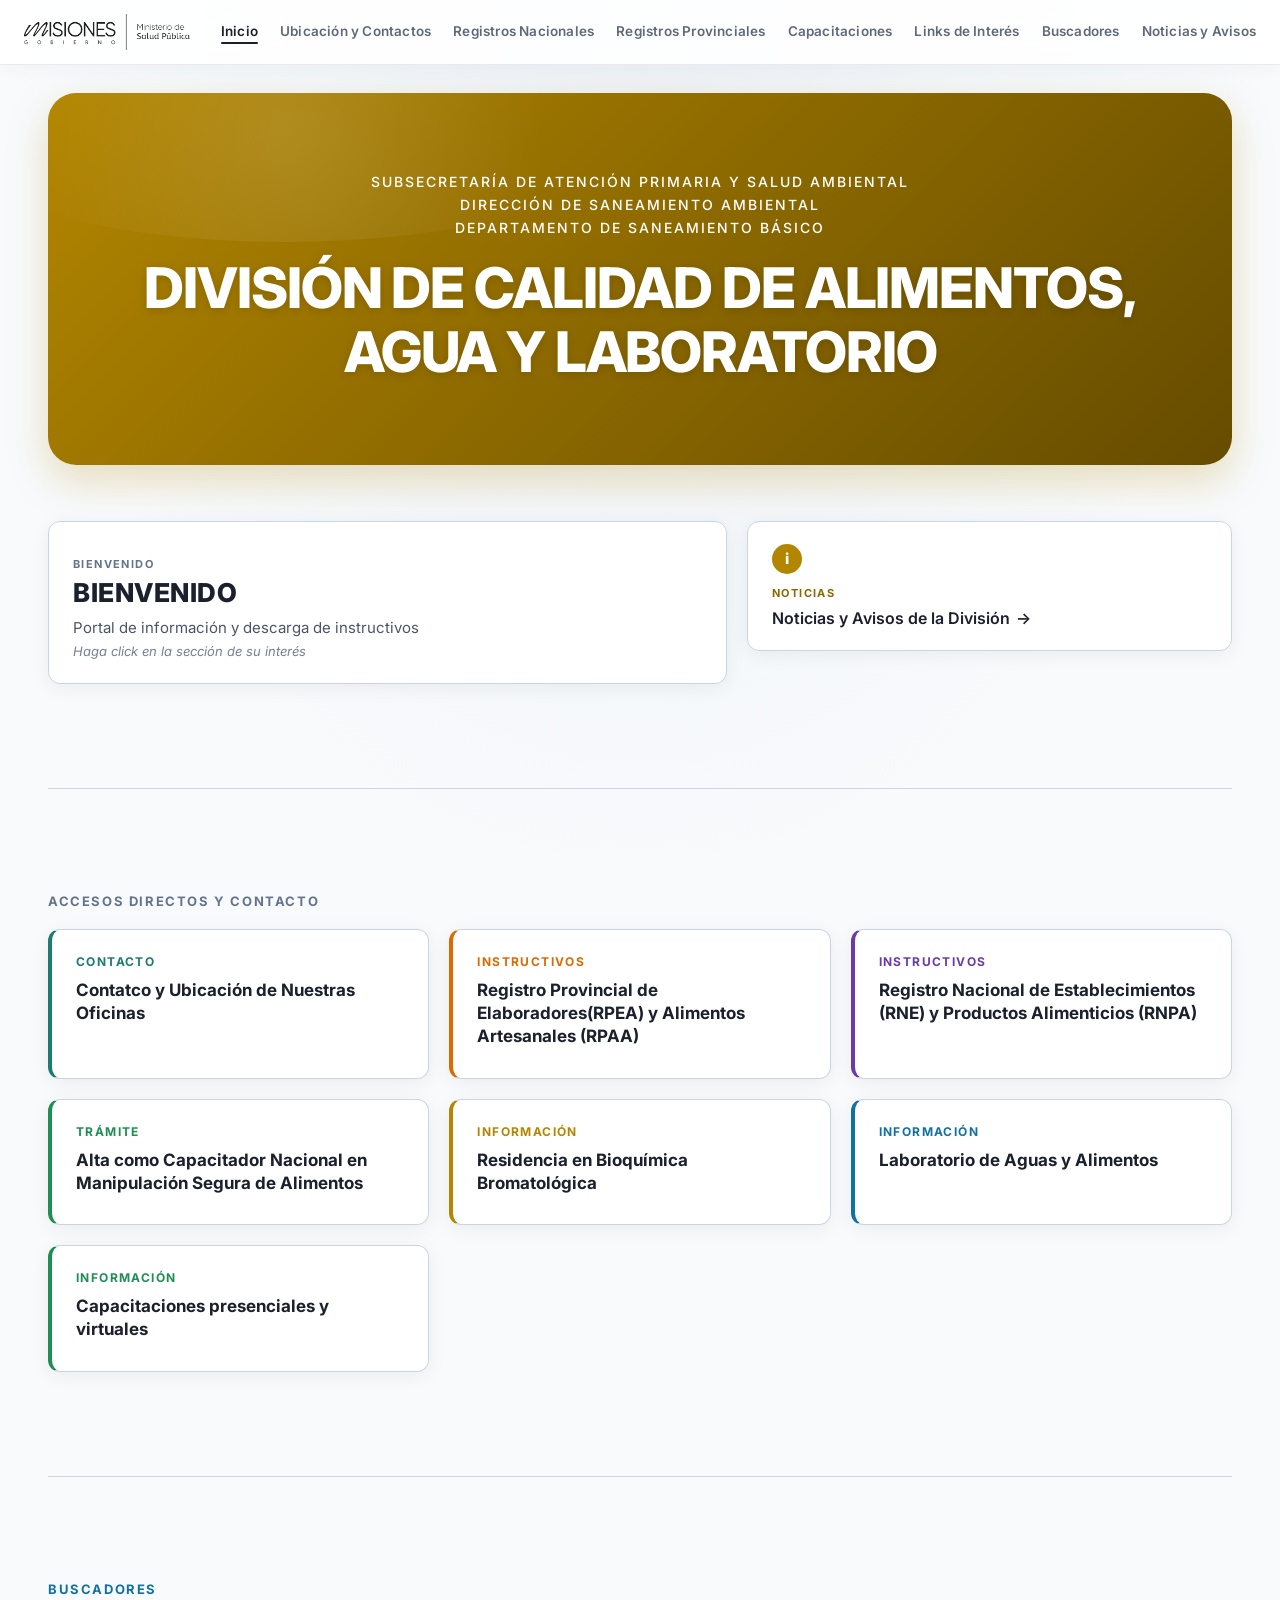
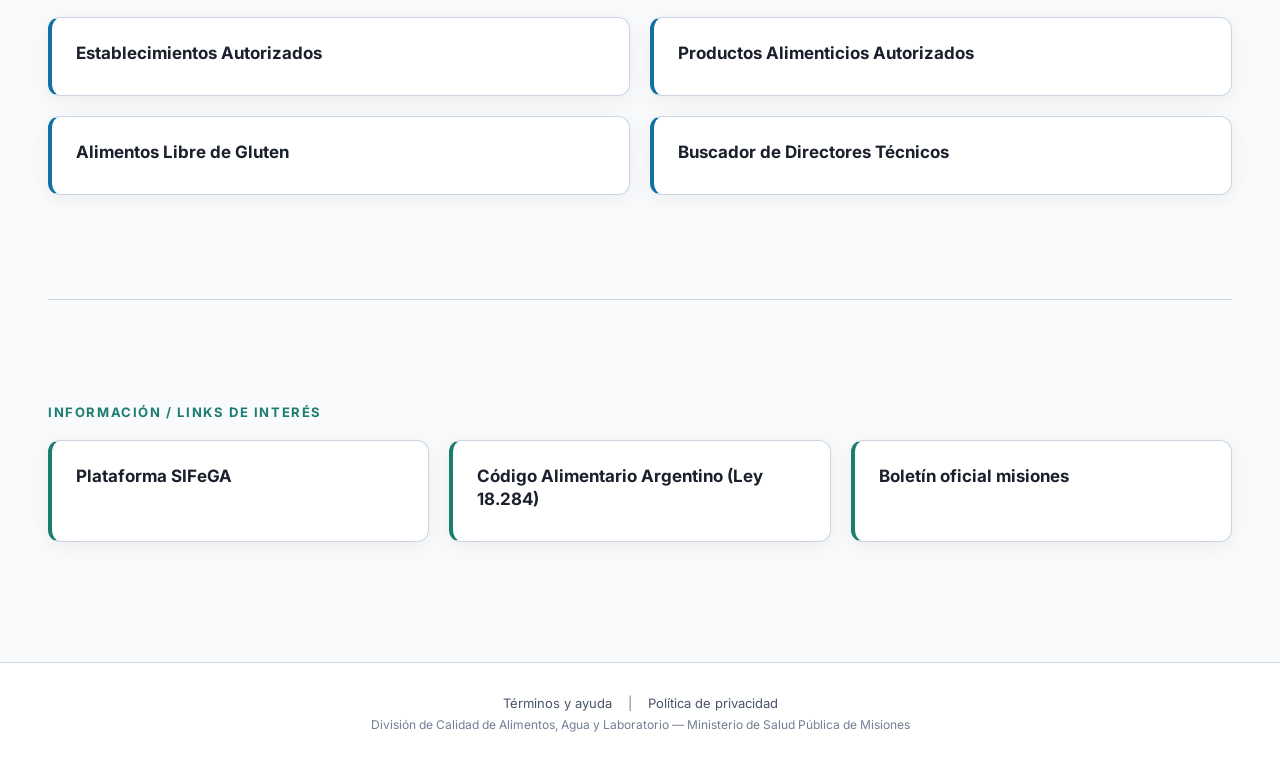
<file: index.html>
<!DOCTYPE html>
<html lang="es">
<head>
<meta charset="UTF-8">
<meta name="viewport" content="width=device-width, initial-scale=1.0">
<title>Inicio</title>
<meta name="description" content="División de Calidad de Alimentos, Agua y Laboratorio - Ministerio de Salud Pública de Misiones. Portal de información y descarga de instructivos.">
<link rel="preconnect" href="https://fonts.googleapis.com">
<link rel="preconnect" href="https://fonts.gstatic.com" crossorigin>
<link href="https://fonts.googleapis.com/css2?family=Inter:wght@400;500;600;700;800&display=swap" rel="stylesheet">
<link rel="stylesheet" href="style.css">

</head>
<body>
<div class="app-container">
</div>
  <header class="site-header">
    <div class="header-inner">
      <a href="index.html" class="logo-lockup" aria-label="Ir al inicio">
        <img src="logo.png" alt="Misiones Gobierno | Ministerio de Salud Pública">
      </a>
      <nav class="main-nav" aria-label="Navegación principal">
        <a href="index.html" aria-current="page">Inicio</a>
        <a href="ubicacion-y-contactos.html">Ubicación y Contactos</a>
        <a href="registros-nacionales.html">Registros Nacionales</a>
        <a href="registros-provinciales.html">Registros Provinciales</a>
        <a href="capacitaciones.html">Capacitaciones</a>
        <a href="links-de-interes.html">Links de Interés</a>
        <a href="buscadores.html">Buscadores</a>
        <a href="noticias-y-avisos.html">Noticias y Avisos</a>
      </nav>
    </div>
  </header>
<main>

  <div class="app-container">
    <div class="hero hero-gold reveal">
      <p class="hero-eyebrow">Subsecretaría de Atención Primaria y Salud Ambiental</p>
      <p class="hero-eyebrow">Dirección de Saneamiento Ambiental</p>
      <p class="hero-eyebrow line3">Departamento de Saneamiento Básico</p>
      <h1 class="hero-title">DIVISIÓN DE CALIDAD DE ALIMENTOS, AGUA Y LABORATORIO</h1>
    </div>
    <section class="section">
      <div class="welcome-news-grid">
        <div class="card reveal">
          <p class="eyebrow-label">Bienvenido</p>
          <h2 class="welcome-title">BIENVENIDO</h2>
          <p class="welcome-sub">Portal de información y descarga de instructivos</p>
          <p class="welcome-hint">Haga click en la sección de su interés</p>
        </div>
        <div class="news-teaser reveal">
          <div class="info-icon">i</div>
          <p class="teaser-label">Noticias</p>
          <a href="noticias-y-avisos.html" class="arrow-link">Noticias y Avisos de la División <span class="arrow">&rarr;</span></a>
        </div>
      </div>
    </section>

    <hr class="divider-soft">

    <section class="section">
      <h2 class="section-title">Accesos directos y contacto</h2>
      <div class="cards-grid cols-3">
        <a href="ubicacion-y-contactos.html" class="card card-accent-teal reveal">
          <p class="card-label teal">Contacto</p>
          <p class="card-heading"> Contatco y Ubicación de Nuestras Oficinas</p>
        </a>
        <a href="registros-provinciales.html" class="card card-accent-orange reveal">
          <p class="card-label orange">Instructivos</p>
          <p class="card-heading">Registro Provincial de Elaboradores(RPEA) y Alimentos Artesanales (RPAA)</p>
        </a>
        <a href="registros-nacionales.html" class="card card-accent-purple reveal">
          <p class="card-label purple">Instructivos</p>
          <p class="card-heading">Registro Nacional de Establecimientos (RNE) y Productos Alimenticios (RNPA)</p>
        </a>
        <a href="capacitaciones.html" class="card card-accent-green reveal">
          <p class="card-label green">Trámite</p>
          <p class="card-heading">Alta como Capacitador Nacional en Manipulación Segura de Alimentos</p>
        </a>
        <a href="ubicacion-y-contactos.html#residencia" class="card card-accent-gold reveal">
          <p class="card-label gold">Información</p>
          <p class="card-heading">Residencia en Bioquímica Bromatológica</p>
        </a>
        <a href="ubicacion-y-contactos.html#laboratorio" class="card card-accent-cyan reveal">
          <p class="card-label cyan">Información</p>
          <p class="card-heading">Laboratorio de Aguas y Alimentos</p>
        </a>
        <a href="capacitaciones.html" class="card card-accent-green reveal">
          <p class="card-label green">Información</p>
          <p class="card-heading">Capacitaciones presenciales y virtuales</p>
        </a>
      </div>
    </section>

    <hr class="divider-soft">

    <section class="section">
      <h2 class="section-title accent-cyan">Buscadores</h2>
      <div class="cards-grid cols-2">
        <a href="buscadores.html" class="card card-accent-cyan reveal">
          <p class="card-heading">Establecimientos Autorizados</p>
        </a>
        <a href="buscadores.html" class="card card-accent-cyan reveal">
          <p class="card-heading">Productos Alimenticios Autorizados</p>
        </a>
        <a href="buscadores.html" class="card card-accent-cyan reveal">
          <p class="card-heading">Alimentos Libre de Gluten</p>
        </a>
        <a href="buscadores.html" class="card card-accent-cyan reveal">
          <p class="card-heading">Buscador de Directores Técnicos</p>
        </a>
      </div>
    </section>

    <hr class="divider-soft">

    <section class="section">
      <h2 class="section-title accent-teal">Información / Links de Interés</h2>
      <div class="cards-grid cols-3">
        <a href="links-de-interes.html" class="card card-accent-teal reveal">
          <p class="card-heading">Plataforma SIFeGA</p>
        </a>
        <a href="links-de-interes.html" class="card card-accent-teal reveal">
          <p class="card-heading">Código Alimentario Argentino (Ley 18.284)</p>
        </a>
        <a href="links-de-interes.html" class="card card-accent-teal reveal">
          <p class="card-heading">Boletín oficial misiones</p>
        </a>
      </div>
    </section>

  </div>
</main>
  <footer class="site-footer">
    <div class="app-container footer-links">
      <a href="#" class="link-interactive">Términos y ayuda</a>
      <span class="separator">|</span>
      <a href="#" class="link-interactive">Política de privacidad</a>
      <div class="footer-canva">División de Calidad de Alimentos, Agua y Laboratorio &mdash; Ministerio de Salud Pública de Misiones</div>
    </div>
  </footer>
<script src="main.js"></script>
</body>
</html>
</file>
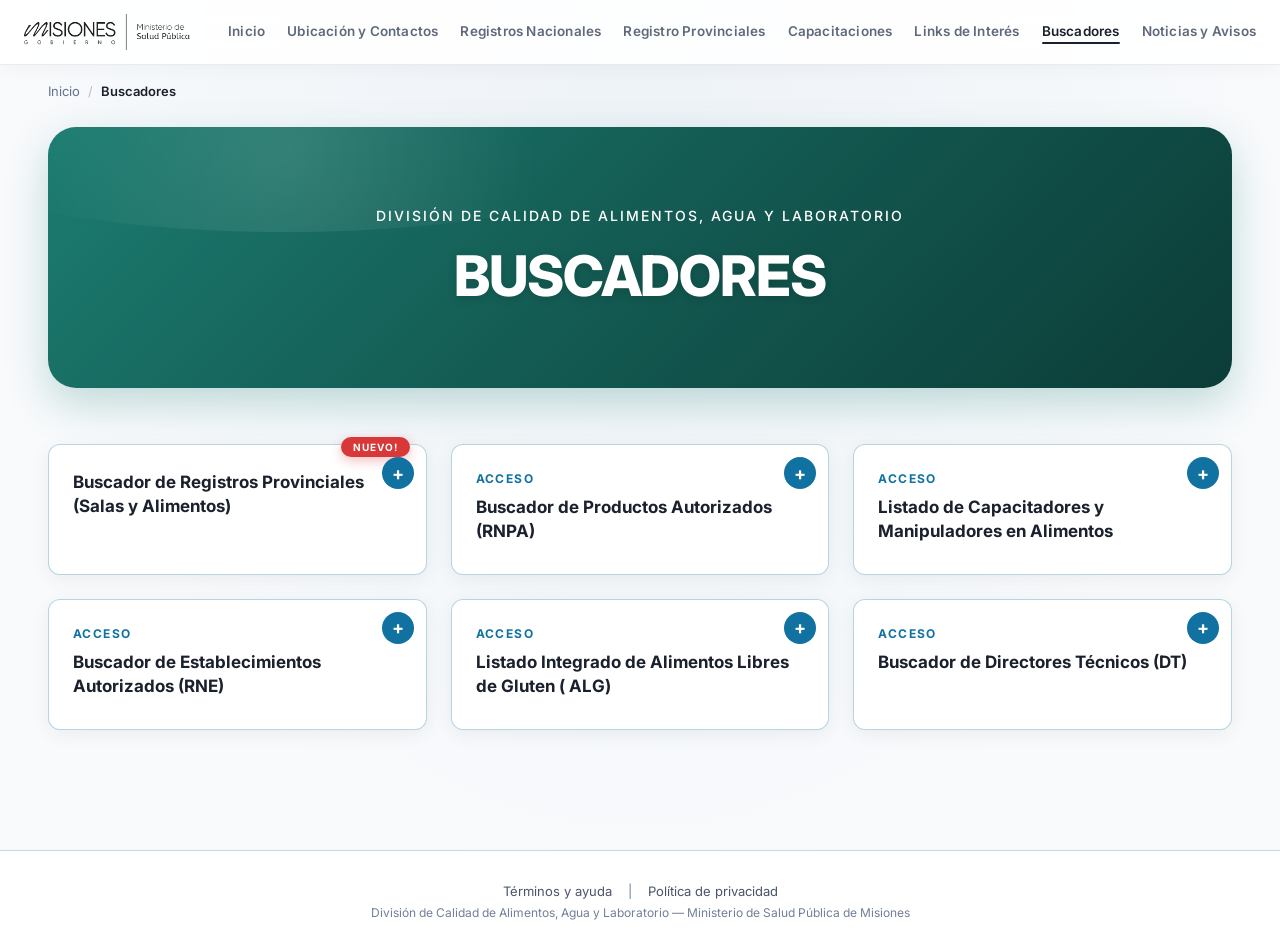
<file: buscadores.html>
<!DOCTYPE html>
<html lang="es">
<head>
<meta charset="UTF-8">
<meta name="viewport" content="width=device-width, initial-scale=1.0">
<title>Buscadores</title>
<meta name="description" content="División de Calidad de Alimentos, Agua y Laboratorio - Ministerio de Salud Pública de Misiones. Portal de información y descarga de instructivos.">
<link rel="preconnect" href="https://fonts.googleapis.com">
<link rel="preconnect" href="https://fonts.gstatic.com" crossorigin>
<link href="https://fonts.googleapis.com/css2?family=Inter:wght@400;500;600;700;800&display=swap" rel="stylesheet">
<link rel="stylesheet" href="style.css">

</head>
<body>
<div class="app-container">
</div>
  <header class="site-header">
    <div class="header-inner">
      <a href="index.html" class="logo-lockup" aria-label="Ir al inicio">
        <img src="logo.png" alt="Misiones Gobierno | Ministerio de Salud Pública">
      </a>
      <nav class="main-nav" aria-label="Navegación principal">
        <a href="index.html">Inicio</a>
        <a href="ubicacion-y-contactos.html">Ubicación y Contactos</a>
        <a href="registros-nacionales.html">Registros Nacionales</a>
        <a href="registros-provinciales.html">Registro Provinciales</a>
        <a href="capacitaciones.html">Capacitaciones</a>
        <a href="links-de-interes.html">Links de Interés</a>
        <a href="buscadores.html" aria-current="page">Buscadores</a>
        <a href="noticias-y-avisos.html">Noticias y Avisos</a>
      </nav>
    </div>
  </header>
<main>

  <div class="app-container">
    <nav class="breadcrumbs" aria-label="Breadcrumb">
      <a href="index.html">Inicio</a><span class="sep">/</span><span class="current">Buscadores</span>
    </nav>
  </div>
  <div class="app-container">
    <div class="hero hero-teal reveal">
      <p class="hero-eyebrow line3">DIVISIÓN DE CALIDAD DE ALIMENTOS, AGUA Y LABORATORIO</p>
      <h1 class="hero-title">BUSCADORES</h1>
    </div>
    <section class="section">
      <div class="buscadores-grid">
        <a href="https://salud.misiones.gob.ar/si-fe-ga/" target="_blank" rel="noopener noreferrer" class="plus-card cyan reveal">
          <span class="badge-new">Nuevo!</span>
          <span class="plus-circle">+</span>
          <p class="plus-title">Buscador de Registros Provinciales (Salas y Alimentos)</p>
        </a>
        <a href="https://inal.sifega.anmat.gob.ar/consultadealimentos/" target="_blank" rel="noopener noreferrer" class="plus-card cyan reveal">
          <p class="plus-eyebrow">Acceso</p>
          <span class="plus-circle">+</span>
          <p class="plus-title">Buscador de Productos Autorizados (RNPA)</p>
        </a>
        <a href="https://www.argentina.gob.ar/anmat/regulados/alimentos/sifega/busqueda-publica/manipuladores-y-capacitadores-en-manipulacion" target="_blank" rel="noopener noreferrer" class="plus-card cyan reveal">
          <p class="plus-eyebrow">Acceso</p>
          <span class="plus-circle">+</span>
          <p class="plus-title">Listado de Capacitadores y Manipuladores en Alimentos</p>
        </a>
        <a href="http://inal.sifega.anmat.gov.ar/consultadeRegistro/" target="_blank" rel="noopener noreferrer" class="plus-card cyan reveal">
          <p class="plus-eyebrow">Acceso</p>
          <span class="plus-circle">+</span>
          <p class="plus-title">Buscador de Establecimientos Autorizados (RNE)</p>
        </a>
        <a href="https://listadoalg.anmat.gob.ar/Home" target="_blank" rel="noopener noreferrer" class="plus-card cyan reveal">
          <p class="plus-eyebrow">Acceso</p>
          <span class="plus-circle">+</span>
          <p class="plus-title">Listado Integrado de Alimentos Libres de Gluten ( ALG)</p>
        </a>
        <a href="https://www.argentina.gob.ar/anmat/regulados/alimentos/sifega/busqueda-publica/directores-tecnicos" target="_blank" rel="noopener noreferrer" class="plus-card cyan reveal">
          <p class="plus-eyebrow">Acceso</p>
          <span class="plus-circle">+</span>
          <p class="plus-title">Buscador de Directores Técnicos (DT)</p>
        </a>
      </div>
    </section>

  </div>
</main>
  <footer class="site-footer">
    <div class="app-container footer-links">
      <a href="#" class="link-interactive">Términos y ayuda</a>
      <span class="separator">|</span>
      <a href="#" class="link-interactive">Política de privacidad</a>
      <div class="footer-canva">División de Calidad de Alimentos, Agua y Laboratorio &mdash; Ministerio de Salud Pública de Misiones</div>
    </div>
  </footer>
<script src="main.js"></script>
</body>
</html>
</file>
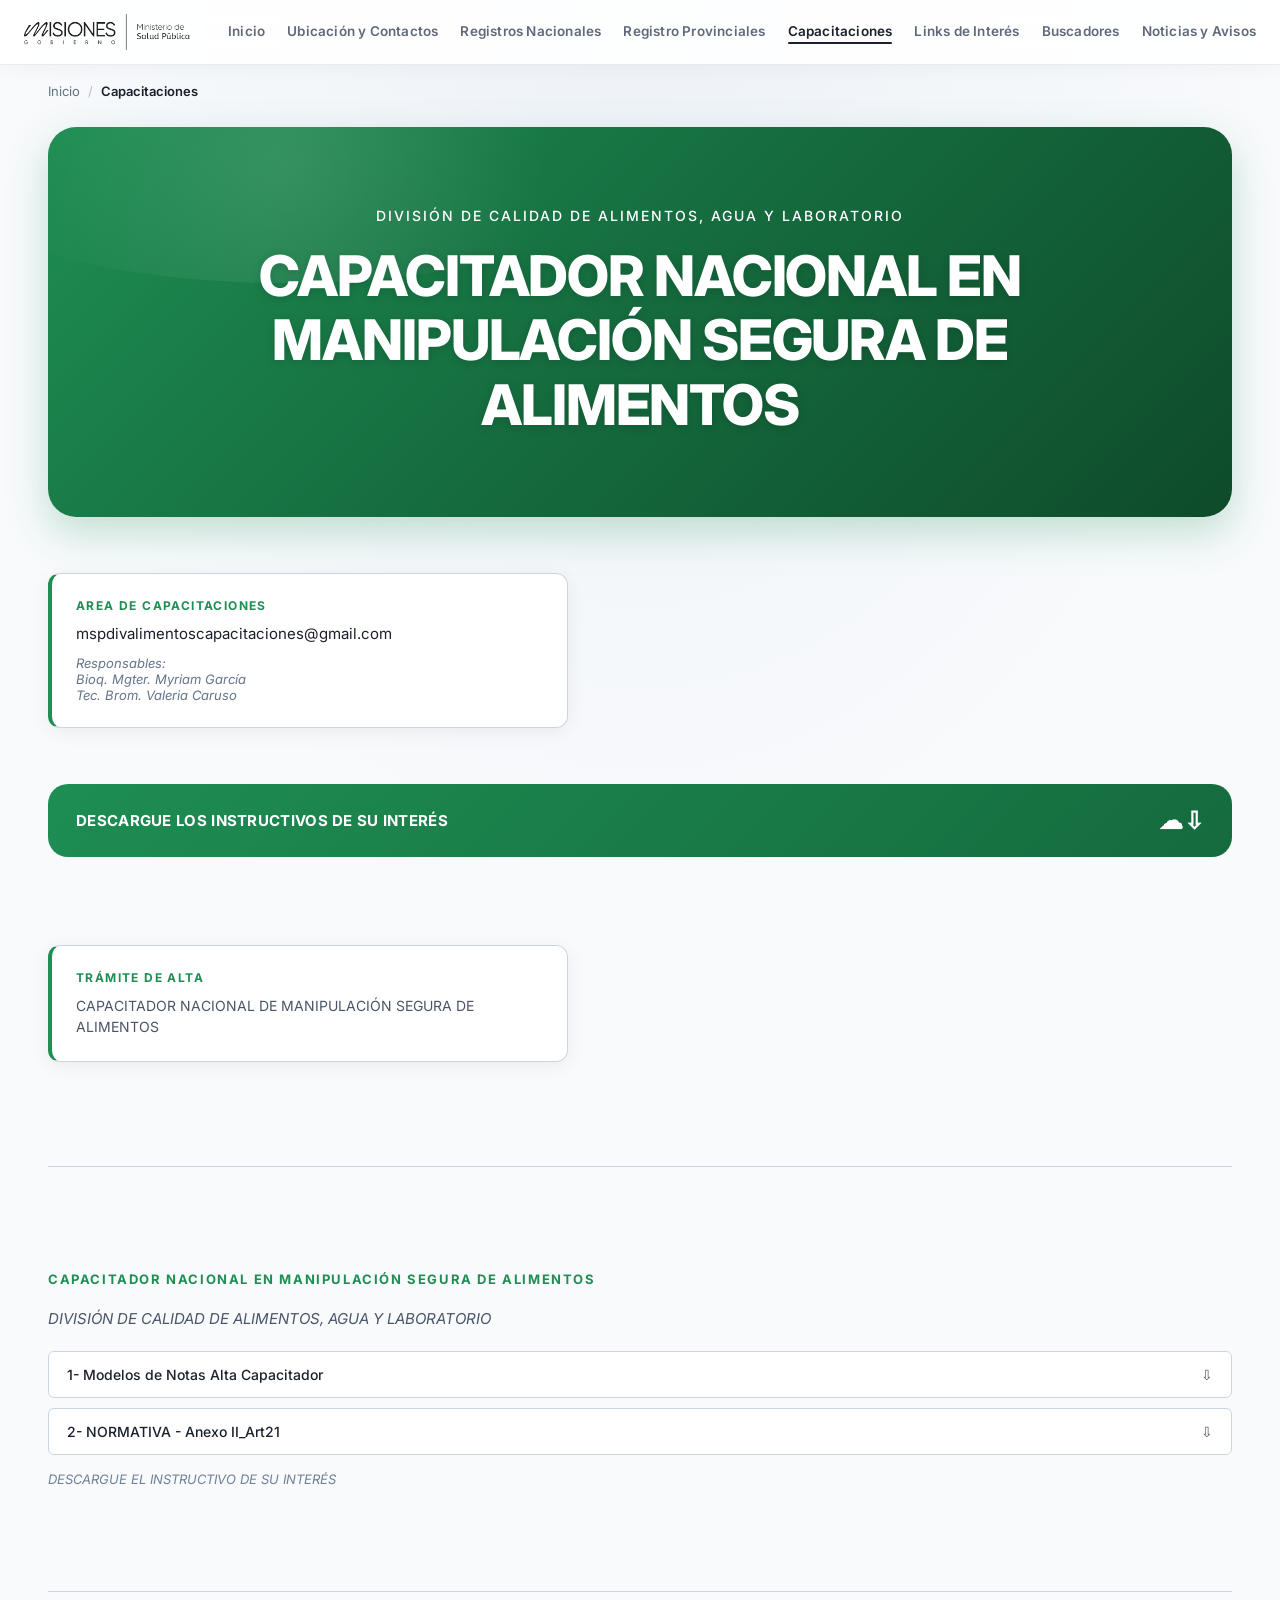
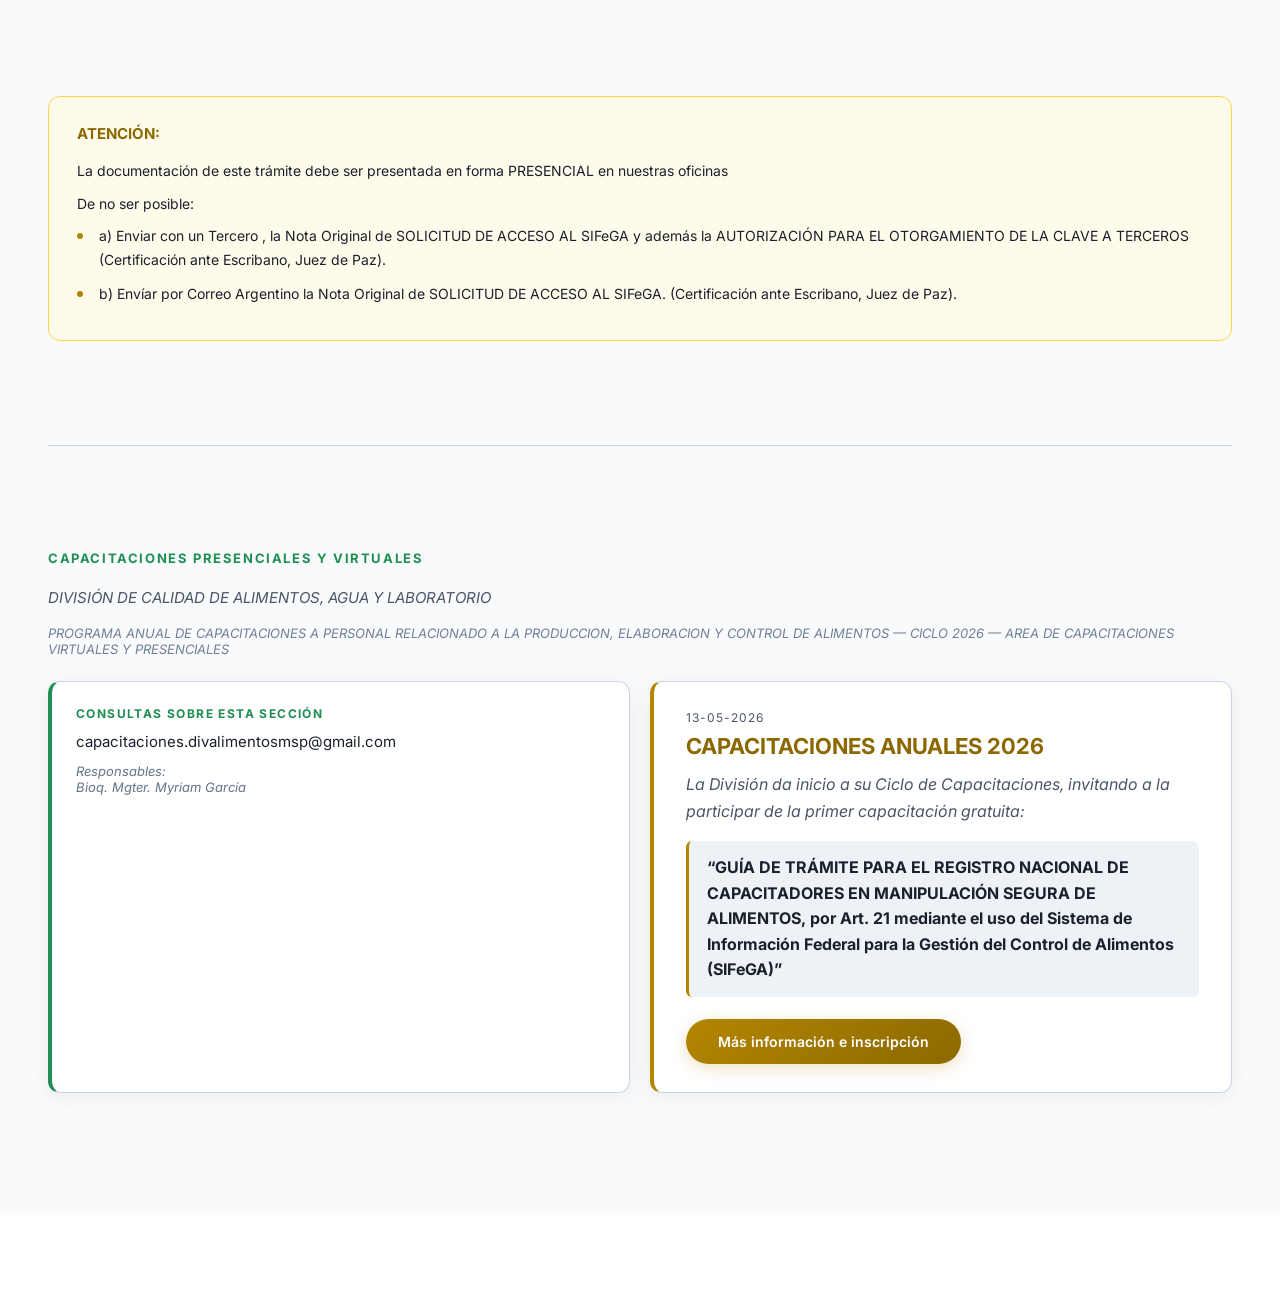
<file: capacitaciones.html>
<!DOCTYPE html>
<html lang="es">
<head>
<meta charset="UTF-8">
<meta name="viewport" content="width=device-width, initial-scale=1.0">
<title>Capacitaciones</title>
<meta name="description" content="División de Calidad de Alimentos, Agua y Laboratorio - Ministerio de Salud Pública de Misiones. Portal de información y descarga de instructivos.">
<link rel="preconnect" href="https://fonts.googleapis.com">
<link rel="preconnect" href="https://fonts.gstatic.com" crossorigin>
<link href="https://fonts.googleapis.com/css2?family=Inter:wght@400;500;600;700;800&display=swap" rel="stylesheet">
<link rel="stylesheet" href="style.css">

</head>
<body>
<div class="app-container">
</div>
  <header class="site-header">
    <div class="header-inner">
      <a href="index.html" class="logo-lockup" aria-label="Ir al inicio">
        <img src="logo.png" alt="Misiones Gobierno | Ministerio de Salud Pública">
      </a>
      <nav class="main-nav" aria-label="Navegación principal">
        <a href="index.html">Inicio</a>
        <a href="ubicacion-y-contactos.html">Ubicación y Contactos</a>
        <a href="registros-nacionales.html">Registros Nacionales</a>
        <a href="registros-provinciales.html">Registro Provinciales</a>
        <a href="capacitaciones.html" aria-current="page">Capacitaciones</a>
        <a href="links-de-interes.html">Links de Interés</a>
        <a href="buscadores.html">Buscadores</a>
        <a href="noticias-y-avisos.html">Noticias y Avisos</a>
      </nav>
    </div>
  </header>
<main>

  <div class="app-container">
    <nav class="breadcrumbs" aria-label="Breadcrumb">
      <a href="index.html">Inicio</a><span class="sep">/</span><span class="current">Capacitaciones</span>
    </nav>
  </div>
  <div class="app-container">
    <div class="hero hero-green reveal">
      <p class="hero-eyebrow line3">DIVISIÓN DE CALIDAD DE ALIMENTOS, AGUA Y LABORATORIO</p>
      <h1 class="hero-title">CAPACITADOR NACIONAL EN MANIPULACIÓN SEGURA DE ALIMENTOS</h1>
    </div>
    <section class="section">
      <div class="card card-accent-green reveal" style="max-width:520px;">
        <p class="card-label green">Area de Capacitaciones</p>
        <a class="card-meta link-interactive" href="mailto:mspdivalimentoscapacitaciones@gmail.com" style="font-size:15px;">mspdivalimentoscapacitaciones@gmail.com</a>
        <p class="card-meta" style="margin-top:12px; font-style:italic;">Responsables:<br>Bioq. Mgter. Myriam García<br>Tec. Brom. Valeria Caruso</p>
      </div>
    </section>

    <section class="section" style="padding-top:0;">
      <a href="#descargas-cap" class="download-banner green reveal">
        <span>DESCARGUE LOS INSTRUCTIVOS DE SU INTERÉS</span>
        <span class="cloud-icon">&#9729;&#8681;</span>
      </a>
    </section>

    <section class="section" style="padding-top:0;">
      <div class="card card-accent-green reveal" style="max-width:520px;">
        <p class="card-label green">Trámite de Alta</p>
        <p class="card-body">CAPACITADOR NACIONAL DE MANIPULACIÓN SEGURA DE ALIMENTOS</p>
      </div>
    </section>

    <hr class="divider-soft">

    <section class="section" id="descargas-cap">
      <h2 class="section-title accent-green">CAPACITADOR NACIONAL EN MANIPULACIÓN SEGURA DE ALIMENTOS</h2>
      <p class="section-lead" style="font-style:italic;">DIVISIÓN DE CALIDAD DE ALIMENTOS, AGUA Y LABORATORIO</p>
      <div class="download-list">
      <a class="download-item reveal" href="capacitaciones-01-modelos-notas-alta-capacitador.docx" download>
        <span>1- Modelos de Notas Alta Capacitador</span>
        <span class="dl-icon">&#8681;</span>
      </a>
      <a class="download-item reveal" href="capacitaciones-02-normativa-anexo-ii-art21.pdf" download>
        <span>2- NORMATIVA - Anexo II_Art21</span>
        <span class="dl-icon">&#8681;</span>
      </a>
      </div>
      <p class="welcome-hint" style="margin-top:16px;">DESCARGUE EL INSTRUCTIVO DE SU INTERÉS</p>
    </section>

    <hr class="divider-soft">

    <section class="section">
      <div class="attention-box reveal">
        <p class="attention-title">ATENCIÓN:</p>
        <p>La documentación de este trámite debe ser presentada en forma PRESENCIAL en nuestras oficinas</p>
        <p style="margin-bottom:2px;">De no ser posible:</p>
        <ul>
          <li>a) Enviar con un Tercero , la Nota Original de SOLICITUD DE ACCESO AL SIFeGA y además la AUTORIZACIÓN PARA EL OTORGAMIENTO DE LA CLAVE A TERCEROS (Certificación ante Escribano, Juez de Paz).</li>
          <li>b) Envíar por Correo Argentino la Nota Original de SOLICITUD DE ACCESO AL SIFeGA. (Certificación ante Escribano, Juez de Paz).</li>
        </ul>
      </div>
    </section>

    <hr class="divider-soft">

    <section class="section">
      <h2 class="section-title accent-green">CAPACITACIONES PRESENCIALES Y VIRTUALES</h2>
      <p class="section-lead" style="font-style:italic;">DIVISIÓN DE CALIDAD DE ALIMENTOS, AGUA Y LABORATORIO</p>
      <p class="welcome-hint" style="margin:6px 0 24px;">PROGRAMA ANUAL DE CAPACITACIONES A PERSONAL RELACIONADO A LA PRODUCCION, ELABORACION Y CONTROL DE ALIMENTOS &mdash; CICLO 2026 &mdash; AREA DE CAPACITACIONES VIRTUALES Y PRESENCIALES</p>

      <div class="cards-grid cols-2">
        <div class="card card-accent-green reveal">
          <p class="card-label green">Consultas sobre esta sección</p>
          <a class="card-meta link-interactive" href="mailto:capacitaciones.divalimentosmsp@gmail.com" style="font-size:15px;">capacitaciones.divalimentosmsp@gmail.com</a>
          <p class="card-meta" style="margin-top:12px; font-style:italic;">Responsables:<br>Bioq. Mgter. Myriam García</p>
        </div>

        <div class="news-card reveal">
          <p class="news-date">13-05-2026</p>
          <p class="news-title">CAPACITACIONES ANUALES 2026</p>
          <p class="news-body">La División da inicio a su Ciclo de Capacitaciones, invitando a la participar de la primer capacitación gratuita:</p>
          <p class="news-course-name">&ldquo;GUÍA DE TRÁMITE PARA EL REGISTRO NACIONAL DE CAPACITADORES EN MANIPULACIÓN SEGURA DE ALIMENTOS, por Art. 21 mediante el uso del Sistema de Información Federal para la Gestión del Control de Alimentos (SIFeGA)&rdquo;</p>
          <a class="btn-primary" href="https://forms.gle/FVoDsfe2Uya9L2PMA" target="_blank" rel="noopener noreferrer">Más información e inscripción</a>
        </div>
      </div>
    </section>

  </div>
</main>
  <footer class="site-footer">
    <div class="app-container footer-links">
      <a href="#" class="link-interactive">Términos y ayuda</a>
      <span class="separator">|</span>
      <a href="#" class="link-interactive">Política de privacidad</a>
      <div class="footer-canva">División de Calidad de Alimentos, Agua y Laboratorio &mdash; Ministerio de Salud Pública de Misiones</div>
    </div>
  </footer>
<script src="main.js"></script>
</body>
</html>
</file>
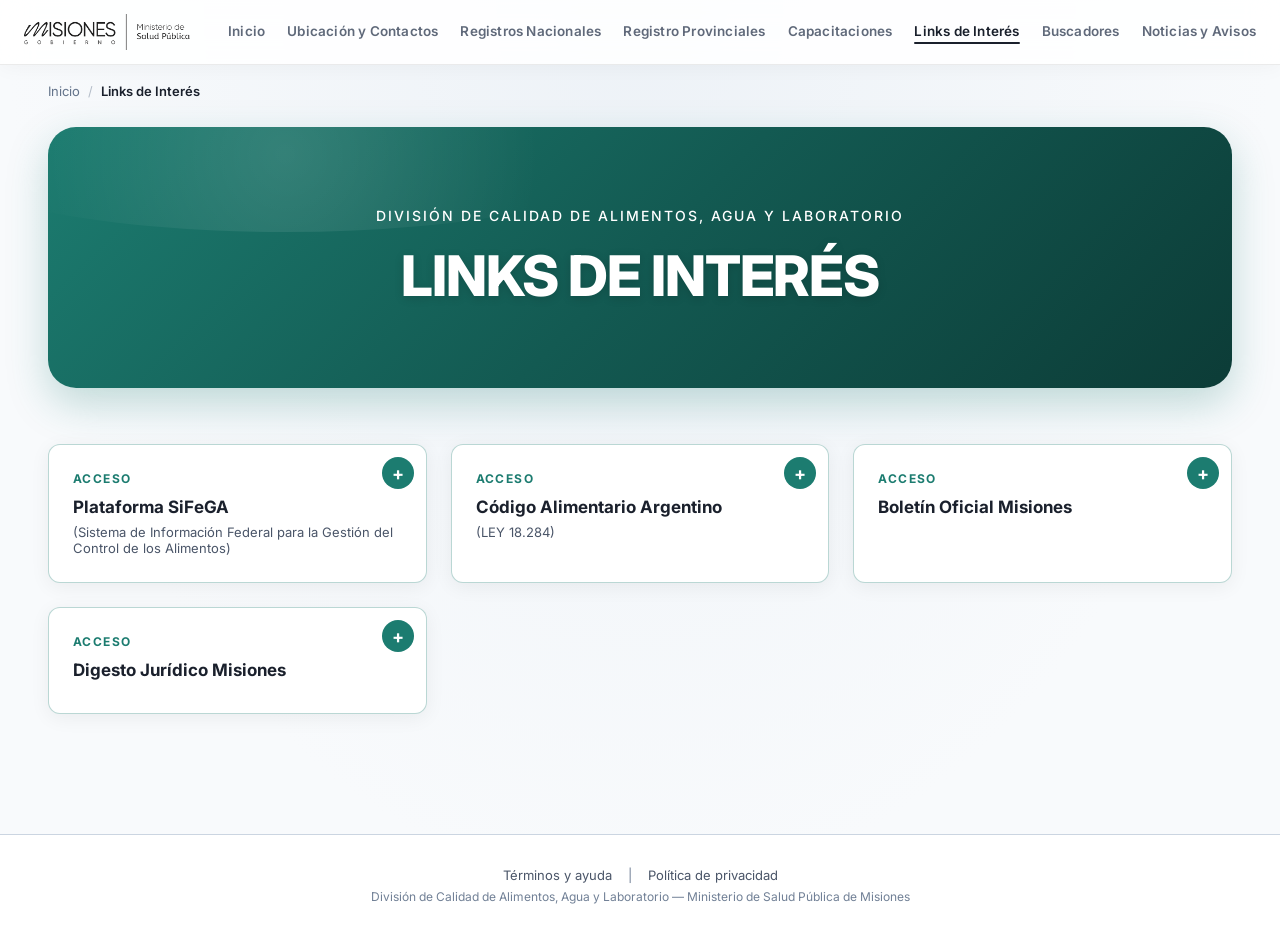
<file: links-de-interes.html>
<!DOCTYPE html>
<html lang="es">
<head>
<meta charset="UTF-8">
<meta name="viewport" content="width=device-width, initial-scale=1.0">
<title>Links de interés</title>
<meta name="description" content="División de Calidad de Alimentos, Agua y Laboratorio - Ministerio de Salud Pública de Misiones. Portal de información y descarga de instructivos.">
<link rel="preconnect" href="https://fonts.googleapis.com">
<link rel="preconnect" href="https://fonts.gstatic.com" crossorigin>
<link href="https://fonts.googleapis.com/css2?family=Inter:wght@400;500;600;700;800&display=swap" rel="stylesheet">
<link rel="stylesheet" href="style.css">

</head>
<body>
<div class="app-container">
</div>
  <header class="site-header">
    <div class="header-inner">
      <a href="index.html" class="logo-lockup" aria-label="Ir al inicio">
        <img src="logo.png" alt="Misiones Gobierno | Ministerio de Salud Pública">
      </a>
      <nav class="main-nav" aria-label="Navegación principal">
        <a href="index.html">Inicio</a>
        <a href="ubicacion-y-contactos.html">Ubicación y Contactos</a>
        <a href="registros-nacionales.html">Registros Nacionales</a>
        <a href="registros-provinciales.html">Registro Provinciales</a>
        <a href="capacitaciones.html">Capacitaciones</a>
        <a href="links-de-interes.html" aria-current="page">Links de Interés</a>
        <a href="buscadores.html">Buscadores</a>
        <a href="noticias-y-avisos.html">Noticias y Avisos</a>
      </nav>
    </div>
  </header>
<main>

  <div class="app-container">
    <nav class="breadcrumbs" aria-label="Breadcrumb">
      <a href="index.html">Inicio</a><span class="sep">/</span><span class="current">Links de Interés</span>
    </nav>
  </div>
  <div class="app-container">
    <div class="hero hero-teal reveal">
      <p class="hero-eyebrow line3">DIVISIÓN DE CALIDAD DE ALIMENTOS, AGUA Y LABORATORIO</p>
      <h1 class="hero-title">LINKS DE INTERÉS</h1>
    </div>
    <section class="section">
      <div class="buscadores-grid">
        <a href="https://salud.misiones.gob.ar/si-fe-ga/" target="_blank" rel="noopener noreferrer" class="plus-card teal reveal">
          <span class="plus-circle">+</span>
          <p class="plus-eyebrow">Acceso</p>
          <p class="plus-title">Plataforma SiFeGA</p>
          <p class="plus-sub">(Sistema de Información Federal para la Gestión del Control de los Alimentos)</p>
        </a>
        <a href="https://www.argentina.gob.ar/anmat/codigoalimentario" target="_blank" rel="noopener noreferrer" class="plus-card teal reveal">
          <span class="plus-circle">+</span>
          <p class="plus-eyebrow">Acceso</p>
          <p class="plus-title">Código Alimentario Argentino</p>
          <p class="plus-sub">(LEY 18.284)</p>
        </a>
        <a href="https://www.boletin.misiones.gov.ar/" target="_blank" rel="noopener noreferrer" class="plus-card teal reveal">
          <span class="plus-circle">+</span>
          <p class="plus-eyebrow">Acceso</p>
          <p class="plus-title">Boletín Oficial Misiones</p>
        </a>
        <a href="https://www.digestomisiones.gob.ar/" target="_blank" rel="noopener noreferrer" class="plus-card teal reveal">
          <span class="plus-circle">+</span>
          <p class="plus-eyebrow">Acceso</p>
          <p class="plus-title">Digesto Jurídico Misiones</p>
        </a>
      </div>
    </section>

  </div>
</main>
  <footer class="site-footer">
    <div class="app-container footer-links">
      <a href="#" class="link-interactive">Términos y ayuda</a>
      <span class="separator">|</span>
      <a href="#" class="link-interactive">Política de privacidad</a>
      <div class="footer-canva">División de Calidad de Alimentos, Agua y Laboratorio &mdash; Ministerio de Salud Pública de Misiones</div>
    </div>
  </footer>
<script src="main.js"></script>
</body>
</html>
</file>
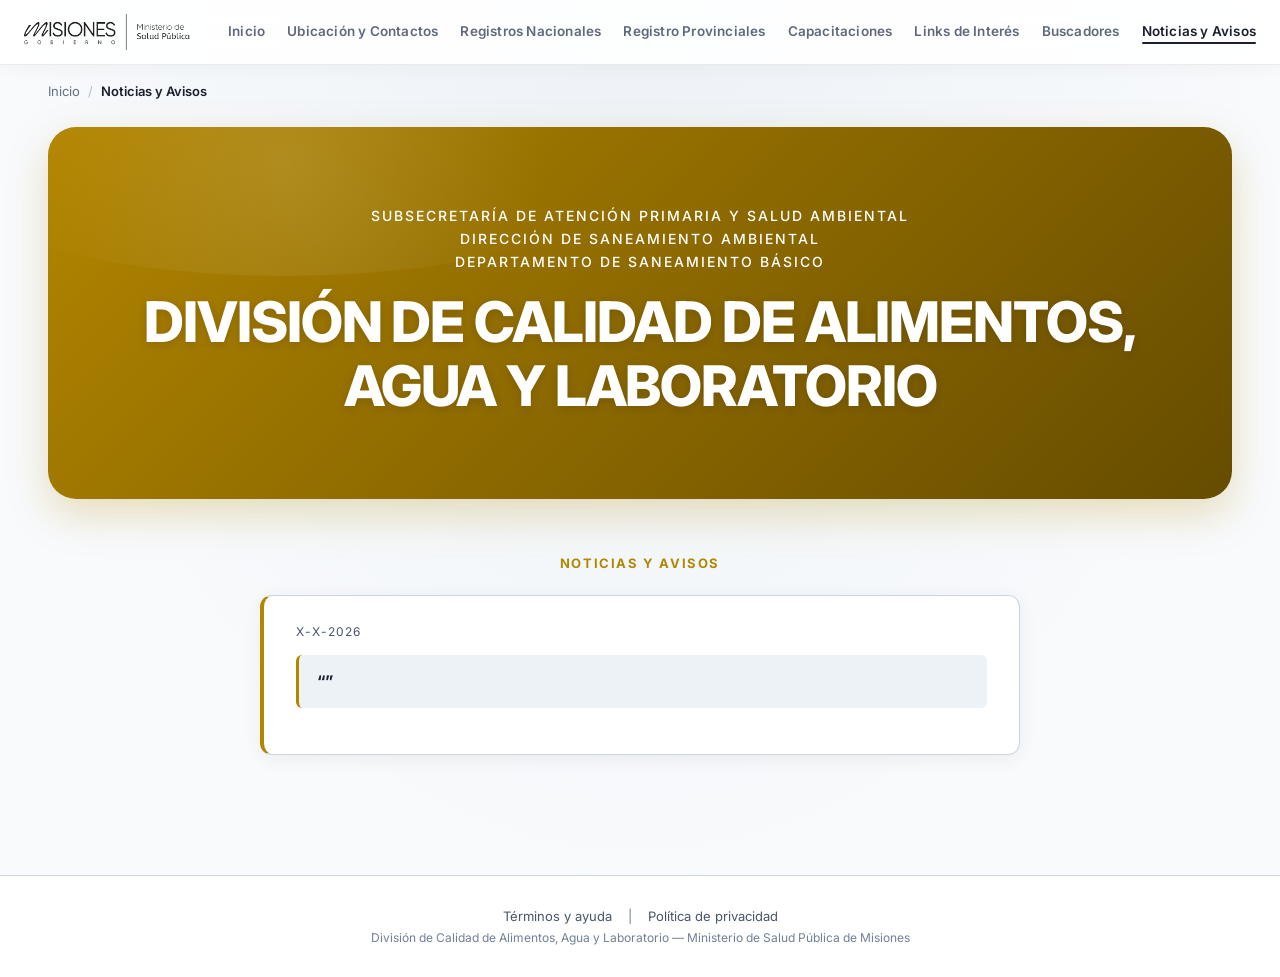
<file: noticias-y-avisos.html>
<!DOCTYPE html>
<html lang="es">
<head>
<meta charset="UTF-8">
<meta name="viewport" content="width=device-width, initial-scale=1.0">
<title>Noticias y Avisos</title>
<meta name="description" content="División de Calidad de Alimentos, Agua y Laboratorio - Ministerio de Salud Pública de Misiones. Portal de información y descarga de instructivos.">
<link rel="preconnect" href="https://fonts.googleapis.com">
<link rel="preconnect" href="https://fonts.gstatic.com" crossorigin>
<link href="https://fonts.googleapis.com/css2?family=Inter:wght@400;500;600;700;800&display=swap" rel="stylesheet">
<link rel="stylesheet" href="style.css">

</head>
<body>
<div class="app-container">
</div>
  <header class="site-header">
    <div class="header-inner">
      <a href="index.html" class="logo-lockup" aria-label="Ir al inicio">
        <img src="logo.png" alt="Misiones Gobierno | Ministerio de Salud Pública">
      </a>
      <nav class="main-nav" aria-label="Navegación principal">
        <a href="index.html">Inicio</a>
        <a href="ubicacion-y-contactos.html">Ubicación y Contactos</a>
        <a href="registros-nacionales.html">Registros Nacionales</a>
        <a href="registros-provinciales.html">Registro Provinciales</a>
        <a href="capacitaciones.html">Capacitaciones</a>
        <a href="links-de-interes.html">Links de Interés</a>
        <a href="buscadores.html">Buscadores</a>
        <a href="noticias-y-avisos.html" aria-current="page">Noticias y Avisos</a>
      </nav>
    </div>
  </header>
<main>

  <div class="app-container">
    <nav class="breadcrumbs" aria-label="Breadcrumb">
      <a href="index.html">Inicio</a><span class="sep">/</span><span class="current">Noticias y Avisos</span>
    </nav>
  </div>
  <div class="app-container">
    <div class="hero hero-gold reveal">
      <p class="hero-eyebrow">Subsecretaría de Atención Primaria y Salud Ambiental</p>
      <p class="hero-eyebrow">Dirección de Saneamiento Ambiental</p>
      <p class="hero-eyebrow line3">Departamento de Saneamiento Básico</p>
      <h1 class="hero-title">DIVISIÓN DE CALIDAD DE ALIMENTOS,<br>AGUA Y LABORATORIO</h1>
    </div>
    <section class="section">
      <h2 class="section-title accent-gold text-center" style="text-align:center;">NOTICIAS Y AVISOS</h2>

      <div class="news-card reveal" style="max-width:760px; margin:24px auto 0;">
        <p class="news-date">x-x-2026</p>
        <p class="news-title"></p>
        <p class="news-body"></p>
        <p class="news-course-name">&ldquo;&rdquo;</p>
        <a class="link-interactive" href="https://forms.gle/FVoDsfe2Uya9L2PMA" target="_blank" rel="noopener noreferrer"></a>
      </div>
    </section>

  </div>
</main>
  <footer class="site-footer">
    <div class="app-container footer-links">
      <a href="#" class="link-interactive">Términos y ayuda</a>
      <span class="separator">|</span>
      <a href="#" class="link-interactive">Política de privacidad</a>
      <div class="footer-canva">División de Calidad de Alimentos, Agua y Laboratorio &mdash; Ministerio de Salud Pública de Misiones</div>
    </div>
  </footer>
<script src="main.js"></script>
</body>
</html>
</file>
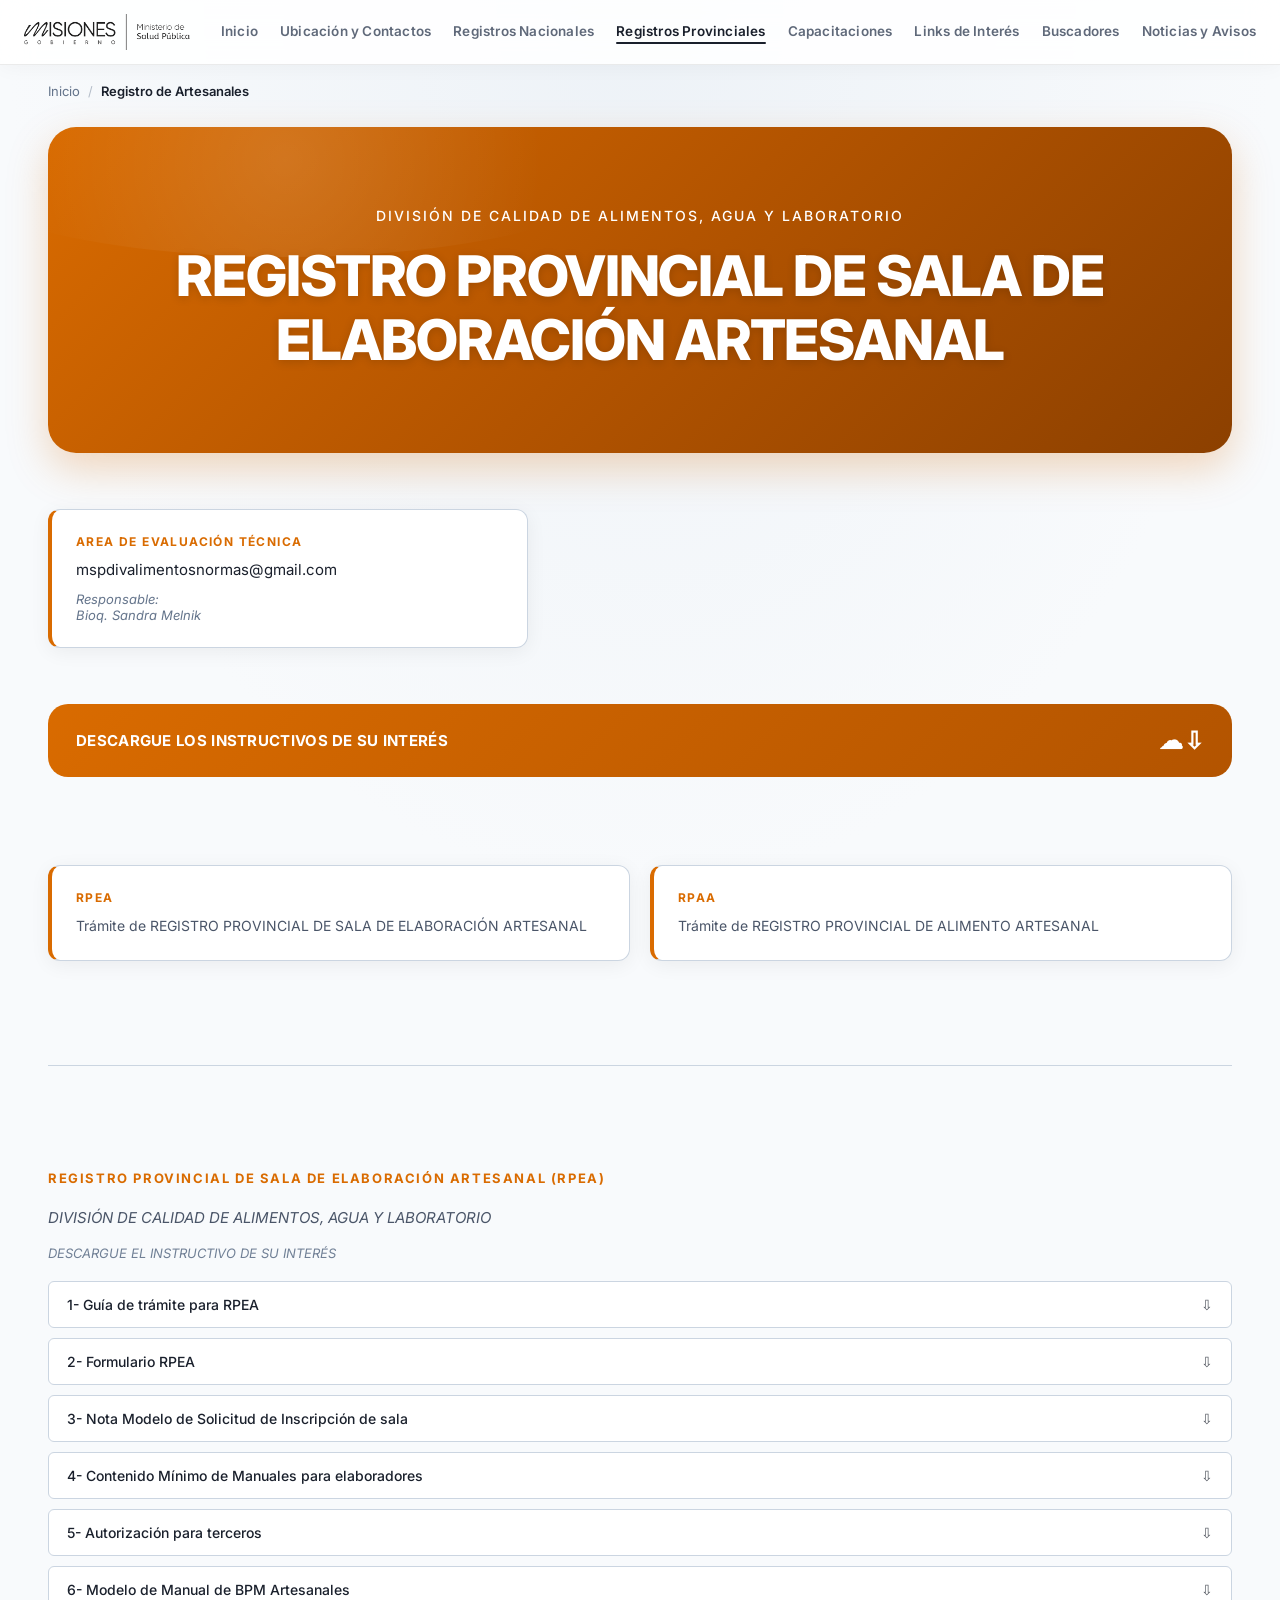
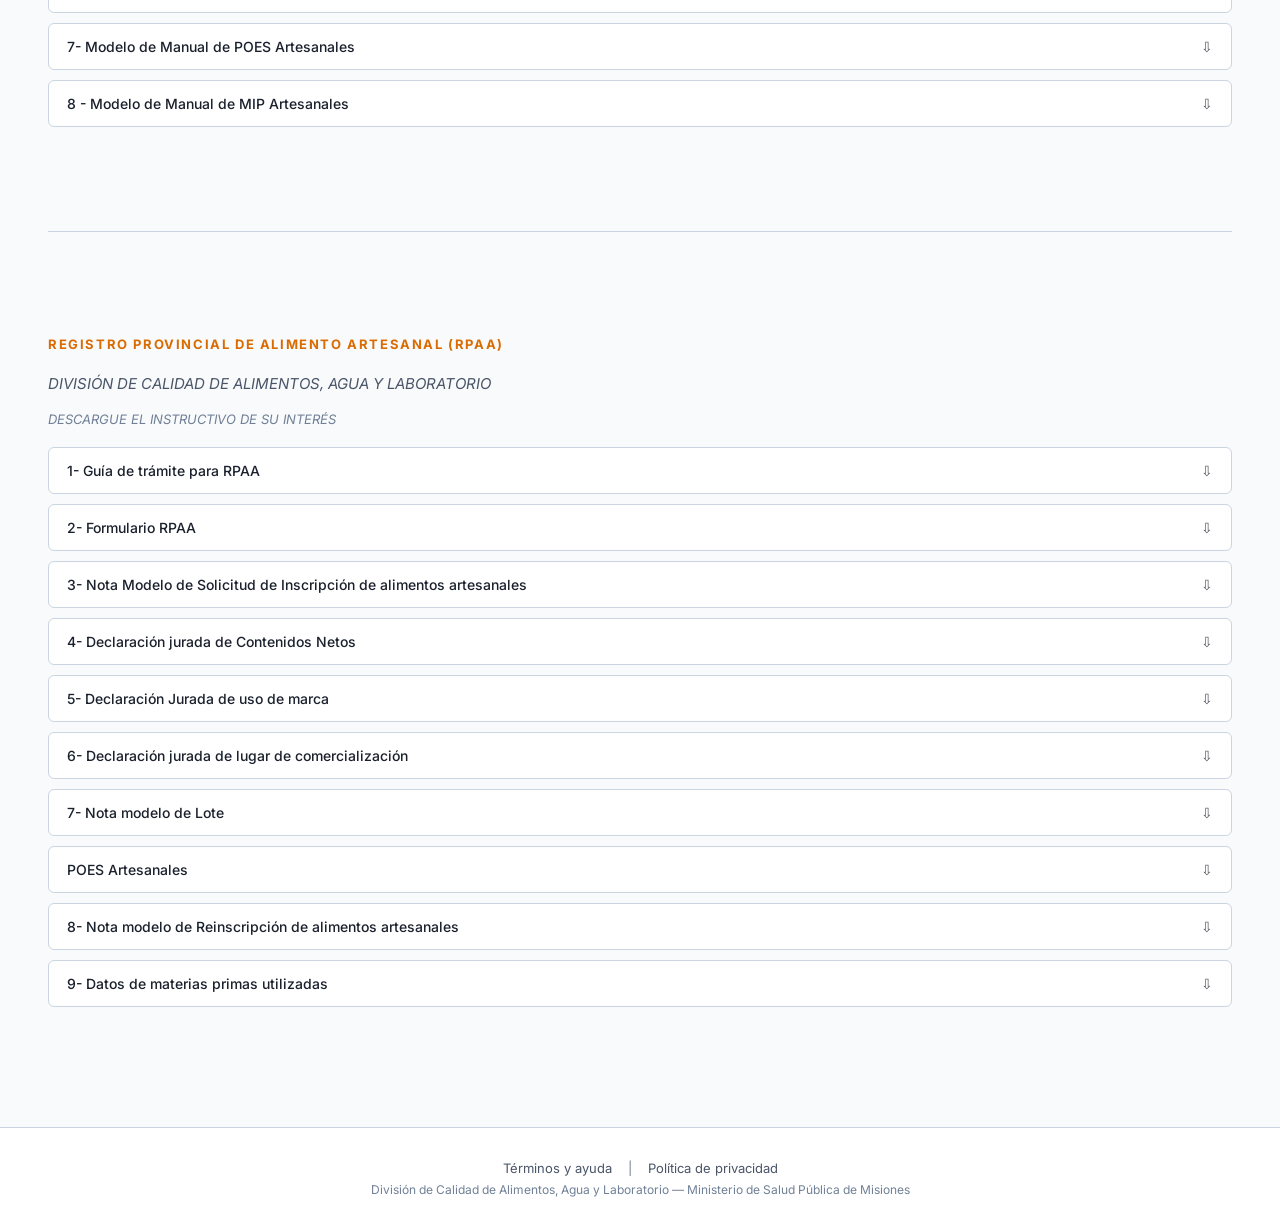
<file: registro-de-artesanales.html>
<!DOCTYPE html>
<html lang="es">
<head>
<meta charset="UTF-8">
<meta name="viewport" content="width=device-width, initial-scale=1.0">
<title>Registro de Artesanales</title>
<meta name="description" content="División de Calidad de Alimentos, Agua y Laboratorio - Ministerio de Salud Pública de Misiones. Portal de información y descarga de instructivos.">
<link rel="preconnect" href="https://fonts.googleapis.com">
<link rel="preconnect" href="https://fonts.gstatic.com" crossorigin>
<link href="https://fonts.googleapis.com/css2?family=Inter:wght@400;500;600;700;800&display=swap" rel="stylesheet">
<link rel="stylesheet" href="style.css">

</head>
<body>
<div class="app-container">
</div>
  <header class="site-header">
    <div class="header-inner">
      <a href="index.html" class="logo-lockup" aria-label="Ir al inicio">
        <img src="logo.png" alt="Misiones Gobierno | Ministerio de Salud Pública">
      </a>
      <nav class="main-nav" aria-label="Navegación principal">
        <a href="index.html">Inicio</a>
        <a href="ubicacion-y-contactos.html">Ubicación y Contactos</a>
        <a href="rne-y-rnpa.html">Registros Nacionales</a>
        <a href="registro-de-artesanales.html" aria-current="page">Registros Provinciales</a>
        <a href="capacitaciones.html">Capacitaciones</a>
        <a href="links-de-interes.html">Links de Interés</a>
        <a href="buscadores.html">Buscadores</a>
        <a href="noticias-y-avisos.html">Noticias y Avisos</a>
      </nav>
    </div>
  </header>
<main>

  <div class="app-container">
    <nav class="breadcrumbs" aria-label="Breadcrumb">
      <a href="index.html">Inicio</a><span class="sep">/</span><span class="current">Registro de Artesanales</span>
    </nav>
  </div>
  <div class="app-container">
    <div class="hero hero-orange reveal">
      <p class="hero-eyebrow line3">DIVISIÓN DE CALIDAD DE ALIMENTOS, AGUA Y LABORATORIO</p>
      <h1 class="hero-title">REGISTRO PROVINCIAL DE SALA DE ELABORACIÓN ARTESANAL</h1>
    </div>
    <section class="section">
      <div class="card card-accent-orange reveal" style="max-width:480px;">
        <p class="card-label orange">Area de Evaluación Técnica</p>
        <a class="card-meta link-interactive" href="mailto:mspdivalimentosnormas@gmail.com" style="font-size:15px;">mspdivalimentosnormas@gmail.com</a>
        <p class="card-meta" style="margin-top:12px; font-style:italic;">Responsable:<br>Bioq. Sandra Melnik</p>
      </div>
    </section>

    <section class="section" style="padding-top:0;">
      <a href="#descargas-rpea" class="download-banner orange reveal">
        <span>DESCARGUE LOS INSTRUCTIVOS DE SU INTERÉS</span>
        <span class="cloud-icon">&#9729;&#8681;</span>
      </a>
    </section>

    <section class="section" style="padding-top:0;">
      <div class="cards-grid cols-2">
        <div class="card card-accent-orange reveal">
          <p class="card-label orange">RPEA</p>
          <p class="card-body">Trámite de REGISTRO PROVINCIAL DE SALA DE ELABORACIÓN ARTESANAL</p>
        </div>
        <div class="card card-accent-orange reveal">
          <p class="card-label orange">RPAA</p>
          <p class="card-body">Trámite de REGISTRO PROVINCIAL DE ALIMENTO ARTESANAL</p>
        </div>
      </div>
    </section>

    <hr class="divider-soft">

    <section class="section" id="descargas-rpea">
      <h2 class="section-title accent-orange">REGISTRO PROVINCIAL DE SALA DE ELABORACIÓN ARTESANAL (RPEA)</h2>
      <p class="section-lead" style="font-style:italic;">DIVISIÓN DE CALIDAD DE ALIMENTOS, AGUA Y LABORATORIO</p>
      <p class="welcome-hint" style="margin:10px 0 0;">DESCARGUE EL INSTRUCTIVO DE SU INTERÉS</p>
      <div class="download-list">
      <a class="download-item reveal" href="rpea-01-guia-tramite-rpea.pdf" download>
        <span>1- Guía de trámite para RPEA</span>
        <span class="dl-icon">&#8681;</span>
      </a>
      <a class="download-item reveal" href="rpea-02-formulario-rpea.doc" download>
        <span>2- Formulario RPEA</span>
        <span class="dl-icon">&#8681;</span>
      </a>
      <a class="download-item reveal" href="rpea-03-nota-modelo-solicitud-inscripcion-sala.docx" download>
        <span>3- Nota Modelo de Solicitud de Inscripción de sala</span>
        <span class="dl-icon">&#8681;</span>
      </a>
      <a class="download-item reveal" href="rpea-04-contenido-minimo-manuales-elaboradores.pdf" download>
        <span>4- Contenido Mínimo de Manuales para elaboradores</span>
        <span class="dl-icon">&#8681;</span>
      </a>
      <a class="download-item reveal" href="rpea-05-autorizacion-para-terceros.docx" download>
        <span>5- Autorización para terceros</span>
        <span class="dl-icon">&#8681;</span>
      </a>
      <a class="download-item reveal" href="rpea-06-modelo-manual-bpm-artesanales.docx" download>
        <span>6- Modelo de Manual de BPM Artesanales</span>
        <span class="dl-icon">&#8681;</span>
      </a>
      <a class="download-item reveal" href="rpea-07-modelo-manual-poes-artesanales.docx" download>
        <span>7- Modelo de Manual de POES Artesanales</span>
        <span class="dl-icon">&#8681;</span>
      </a>
      <a class="download-item reveal" href="rpea-08-modelo-manual-mip-artesanales.docx" download>
        <span>8 - Modelo de Manual de MIP Artesanales</span>
        <span class="dl-icon">&#8681;</span>
      </a>
      </div>
    </section>

    <hr class="divider-soft">

    <section class="section">
      <h2 class="section-title accent-orange">registro provincial DE ALIMENTO ARTESANAL (RPAA)</h2>
      <p class="section-lead" style="font-style:italic;">DIVISIÓN DE CALIDAD DE ALIMENTOS, AGUA Y LABORATORIO</p>
      <p class="welcome-hint" style="margin:10px 0 0;">DESCARGUE EL INSTRUCTIVO DE SU INTERÉS</p>
      <div class="download-list">
      <a class="download-item reveal" href="rpaa-01-guia-tramite-rpaa.pdf" download>
        <span>1- Guía de trámite para RPAA</span>
        <span class="dl-icon">&#8681;</span>
      </a>
      <a class="download-item reveal" href="rpaa-02-formulario-rpaa.doc" download>
        <span>2- Formulario RPAA</span>
        <span class="dl-icon">&#8681;</span>
      </a>
      <a class="download-item reveal" href="rpaa-03-nota-modelo-solicitud-inscripcion-alimentos-artesanales.docx" download>
        <span>3- Nota Modelo de Solicitud de Inscripción de alimentos artesanales</span>
        <span class="dl-icon">&#8681;</span>
      </a>
      <a class="download-item reveal" href="rpaa-04-declaracion-jurada-contenidos-netos.docx" download>
        <span>4- Declaración jurada de Contenidos Netos</span>
        <span class="dl-icon">&#8681;</span>
      </a>
      <a class="download-item reveal" href="rpaa-05-declaracion-jurada-uso-marca.docx" download>
        <span>5- Declaración Jurada de uso de marca</span>
        <span class="dl-icon">&#8681;</span>
      </a>
      <a class="download-item reveal" href="rpaa-06-declaracion-jurada-lugar-comercializacion.docx" download>
        <span>6- Declaración jurada de lugar de comercialización</span>
        <span class="dl-icon">&#8681;</span>
      </a>
      <a class="download-item reveal" href="rpaa-07-nota-modelo-lote.docx" download>
        <span>7- Nota modelo de Lote</span>
        <span class="dl-icon">&#8681;</span>
      </a>
      <a class="download-item reveal" href="rpea-07-modelo-manual-poes-artesanales.docx" download>
        <span>POES Artesanales</span>
        <span class="dl-icon">&#8681;</span>
      </a>
      <a class="download-item reveal" href="rpaa-08-nota-modelo-reinscripcion-alimentos-artesanales.docx" download>
        <span>8- Nota modelo de Reinscripción de alimentos artesanales</span>
        <span class="dl-icon">&#8681;</span>
      </a>
      <a class="download-item reveal" href="rpaa-09-datos-materias-primas-utilizadas.docx" download>
        <span>9- Datos de materias primas utilizadas</span>
        <span class="dl-icon">&#8681;</span>
      </a>
      </div>
    </section>

  </div>
</main>
  <footer class="site-footer">
    <div class="app-container footer-links">
      <a href="#" class="link-interactive">Términos y ayuda</a>
      <span class="separator">|</span>
      <a href="#" class="link-interactive">Política de privacidad</a>
      <div class="footer-canva">División de Calidad de Alimentos, Agua y Laboratorio &mdash; Ministerio de Salud Pública de Misiones</div>
    </div>
  </footer>
<script src="main.js"></script>
</body>
</html>
</file>
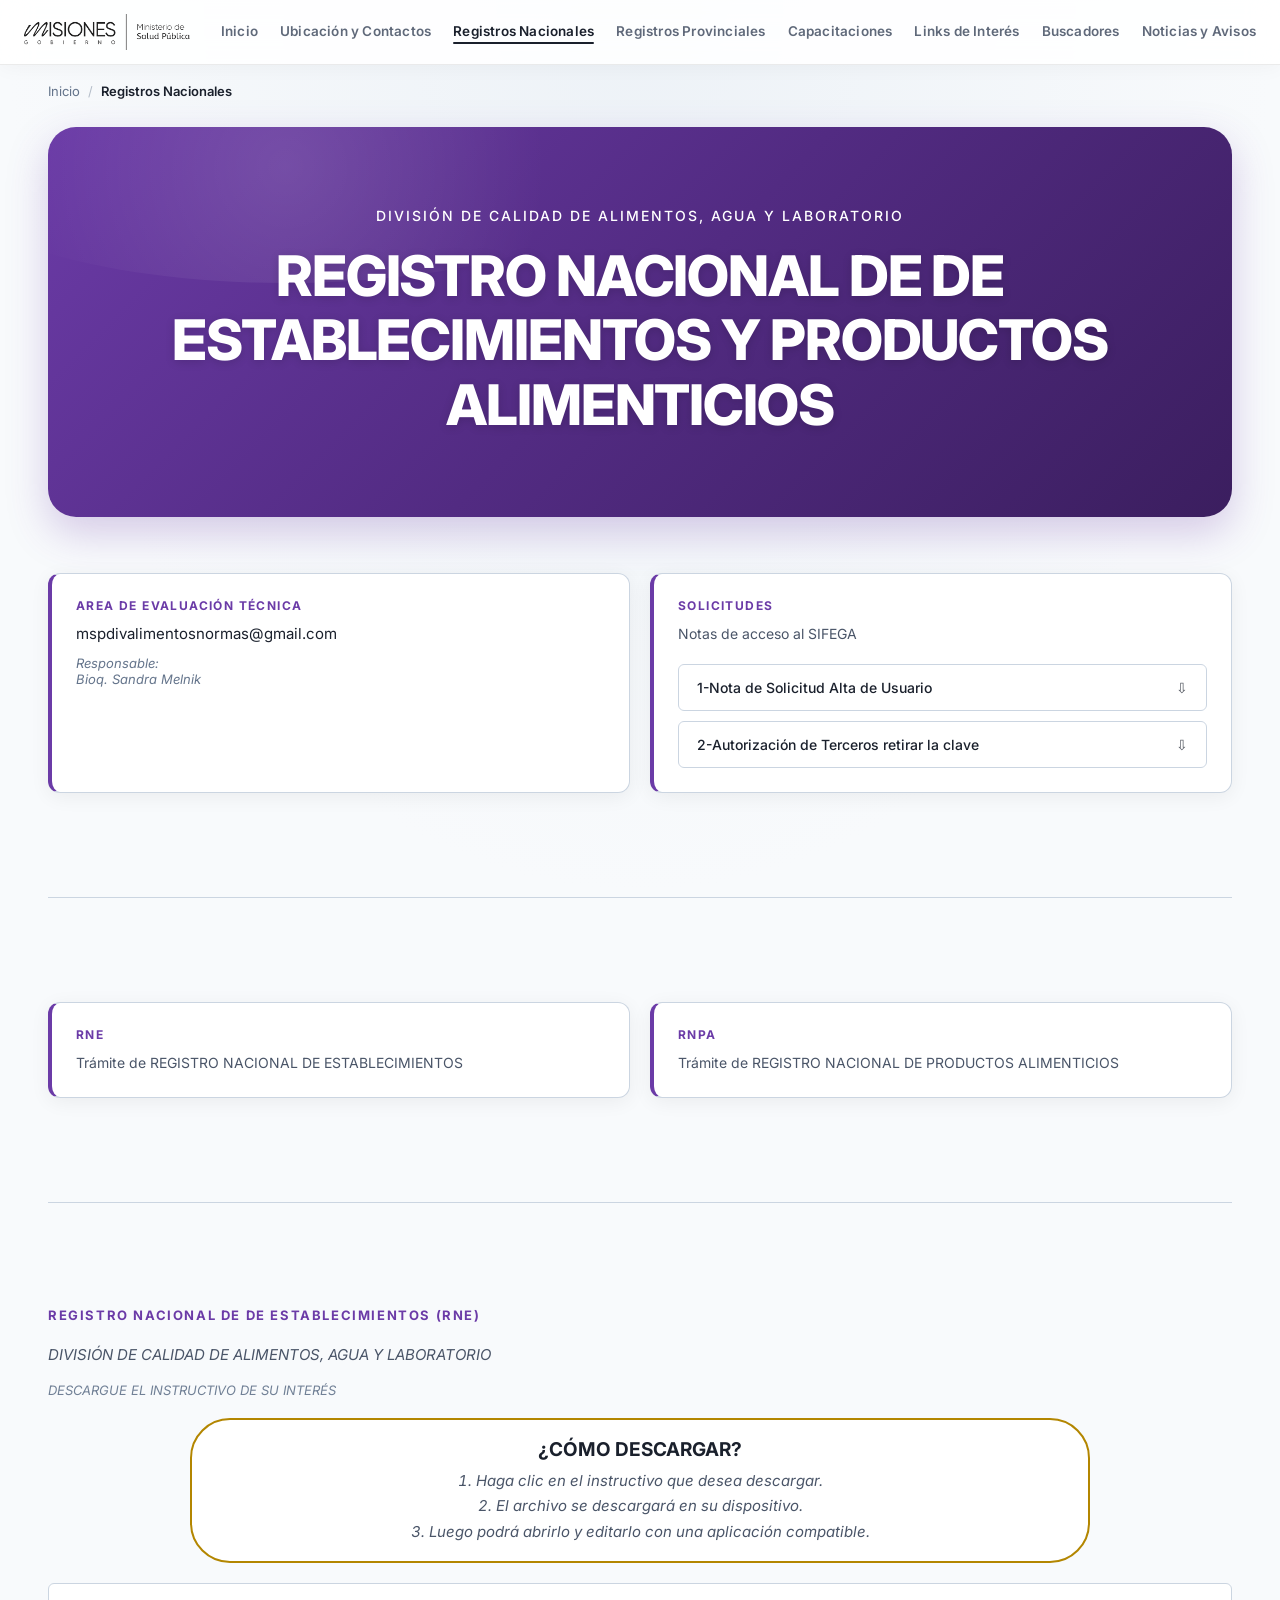
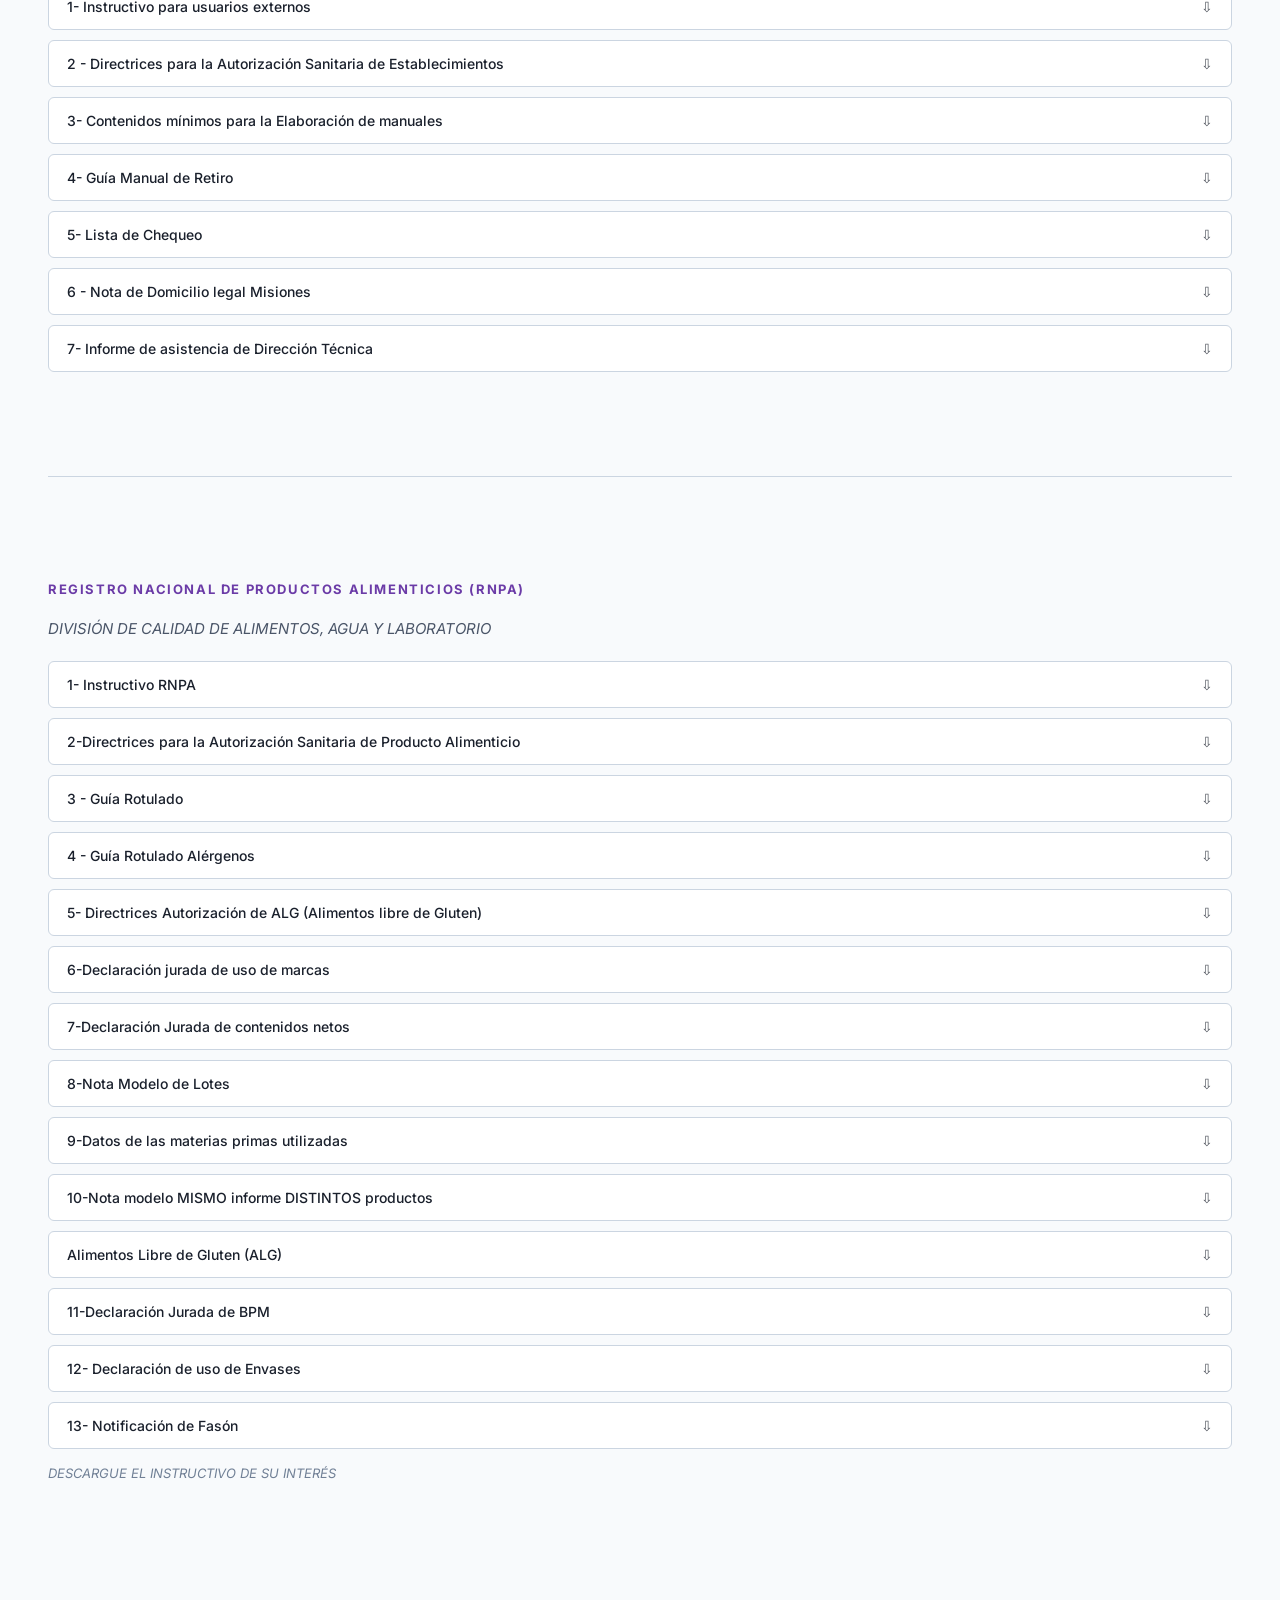
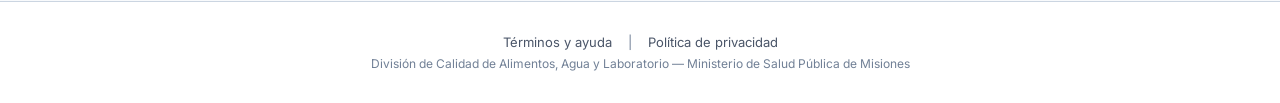
<file: registros-nacionales.html>
<!DOCTYPE html>
<html lang="es">
<head>
<meta charset="UTF-8">
<meta name="viewport" content="width=device-width, initial-scale=1.0">
<title>RNE y RNPA</title>
<meta name="description" content="División de Calidad de Alimentos, Agua y Laboratorio - Ministerio de Salud Pública de Misiones. Portal de información y descarga de instructivos.">
<link rel="preconnect" href="https://fonts.googleapis.com">
<link rel="preconnect" href="https://fonts.gstatic.com" crossorigin>
<link href="https://fonts.googleapis.com/css2?family=Inter:wght@400;500;600;700;800&display=swap" rel="stylesheet">
<link rel="stylesheet" href="style.css">

</head>
<body>
<div class="app-container">
</div>
  <header class="site-header">
    <div class="header-inner">
      <a href="index.html" class="logo-lockup" aria-label="Ir al inicio">
        <img src="logo.png" alt="Misiones Gobierno | Ministerio de Salud Pública">
      </a>
      <nav class="main-nav" aria-label="Navegación principal">
        <a href="index.html">Inicio</a>
        <a href="ubicacion-y-contactos.html">Ubicación y Contactos</a>
        <a href="registros-nacionales.html" aria-current="page">Registros Nacionales</a>
        <a href="registros-provinciales.html">Registros Provinciales</a>
        <a href="capacitaciones.html">Capacitaciones</a>
        <a href="links-de-interes.html">Links de Interés</a>
        <a href="buscadores.html">Buscadores</a>
        <a href="noticias-y-avisos.html">Noticias y Avisos</a>
      </nav>
    </div>
  </header>
<main>

  <div class="app-container">
    <nav class="breadcrumbs" aria-label="Breadcrumb">
      <a href="index.html">Inicio</a><span class="sep">/</span><span class="current">Registros Nacionales</span>
    </nav>
  </div>
  <div class="app-container">
    <div class="hero hero-purple reveal">
      <p class="hero-eyebrow line3">DIVISIÓN DE CALIDAD DE ALIMENTOS, AGUA Y LABORATORIO</p>
      <h1 class="hero-title">REGISTRO NACIONAL DE DE ESTABLECIMIENTOS Y PRODUCTOS ALIMENTICIOS</h1>
    </div>
    <section class="section">
      <div class="cards-grid cols-2">
        <div class="card card-accent-purple reveal">
          <p class="card-label purple">Area de Evaluación Técnica</p>
          <a class="card-meta link-interactive" href="mailto:mspdivalimentosnormas@gmail.com" style="font-size:15px;">mspdivalimentosnormas@gmail.com</a>
          <p class="card-meta" style="margin-top:12px; font-style:italic;">Responsable:<br>Bioq. Sandra Melnik</p>
        </div>
        <div class="card card-accent-purple reveal">
          <p class="card-label purple">Solicitudes</p>
          <p class="card-body">Notas de acceso al SIFEGA</p>
          <div class="download-list">
      <a class="download-item reveal" href="sifega-01-nota-solicitud-alta-usuario.docx" download target="_blank" rel="noopener noreferrer">
        <span>1-Nota de Solicitud Alta de Usuario</span>
        <span class="dl-icon">&#8681;</span>
      </a>
      <a class="download-item reveal" href="sifega-02-autorizacion-terceros-retirar-clave.docx" download target="_blank" rel="noopener noreferrer">
        <span>2-Autorización de Terceros retirar la clave</span>
        <span class="dl-icon">&#8681;</span>
      </a>
          </div>
        </div>
      </div>
    </section>

    <hr class="divider-soft">

    <section class="section">
      <div class="cards-grid cols-2">
        <div class="card card-accent-purple reveal">
          <p class="card-label purple">RNE</p>
          <p class="card-body">Trámite de REGISTRO NACIONAL DE ESTABLECIMIENTOS</p>
        </div>
        <div class="card card-accent-purple reveal">
          <p class="card-label purple">RNPA</p>
          <p class="card-body">Trámite de REGISTRO NACIONAL DE PRODUCTOS ALIMENTICIOS</p>
        </div>
      </div>
    </section>

    <hr class="divider-soft">

    <section class="section">
      <h2 class="section-title accent-purple">REGISTRO NACIONAL DE DE ESTABLECIMIENTOS (RNE)</h2>
      <p class="section-lead" style="font-style:italic;">DIVISIÓN DE CALIDAD DE ALIMENTOS, AGUA Y LABORATORIO</p>
      <p class="welcome-hint" style="margin:10px 0 0;">DESCARGUE EL INSTRUCTIVO DE SU INTERÉS</p>
      <aside class="download-guide" aria-labelledby="download-guide-title">
        <h3 id="download-guide-title">¿CÓMO DESCARGAR?</h3>
        <ol>
          <li>Haga clic en el instructivo que desea descargar.</li>
          <li>El archivo se descargará en su dispositivo.</li>
          <li>Luego podrá abrirlo y editarlo con una aplicación compatible.</li>
        </ol>
      </aside>
      <div class="download-list">
      <a class="download-item reveal" href="rne-01-instructivo-usuarios-externos.pdf" download target="_blank" rel="noopener noreferrer">
        <span>1- Instructivo para usuarios externos</span>
        <span class="dl-icon">&#8681;</span>
      </a>
      <a class="download-item reveal" href="rne-02-directrices-autorizacion-sanitaria-establecimientos.pdf" download target="_blank" rel="noopener noreferrer">
        <span>2 - Directrices para la Autorización Sanitaria de Establecimientos</span>
        <span class="dl-icon">&#8681;</span>
      </a>
      <a class="download-item reveal" href="rne-03-contenidos-minimos-elaboracion-manuales.pdf" download target="_blank" rel="noopener noreferrer">
        <span>3- Contenidos mínimos para la Elaboración de manuales</span>
        <span class="dl-icon">&#8681;</span>
      </a>
      <a class="download-item reveal" href="rne-04-guia-manual-retiro.pdf" download target="_blank" rel="noopener noreferrer">
        <span>4- Guía Manual de Retiro</span>
        <span class="dl-icon">&#8681;</span>
      </a>
      <a class="download-item reveal" href="rne-05-lista-de-chequeo.docx" download target="_blank" rel="noopener noreferrer">
        <span>5- Lista de Chequeo</span>
        <span class="dl-icon">&#8681;</span>
      </a>
      <a class="download-item reveal" href="rne-06-nota-domicilio-legal-misiones.docx" download target="_blank" rel="noopener noreferrer">
        <span>6 - Nota de Domicilio legal Misiones</span>
        <span class="dl-icon">&#8681;</span>
      </a>
      <a class="download-item reveal" href="rne-07-informe-asistencia-direccion-tecnica.docx" download target="_blank" rel="noopener noreferrer">
        <span>7- Informe de asistencia de Dirección Técnica</span>
        <span class="dl-icon">&#8681;</span>
      </a>
      </div>
    </section>

    <hr class="divider-soft">

    <section class="section">
      <h2 class="section-title accent-purple">registro NACIONAL DE PRODUCTOS ALIMENTICIOS (RNPA)</h2>
      <p class="section-lead" style="font-style:italic;">DIVISIÓN DE CALIDAD DE ALIMENTOS, AGUA Y LABORATORIO</p>
      <div class="download-list">
      <a class="download-item reveal" href="rnpa-01-instructivo-rnpa.pdf" download target="_blank" rel="noopener noreferrer">
        <span>1- Instructivo RNPA</span>
        <span class="dl-icon">&#8681;</span>
      </a>
      <a class="download-item reveal" href="rnpa-02-directrices-autorizacion-sanitaria-producto.pdf" download target="_blank" rel="noopener noreferrer">
        <span>2-Directrices para la Autorización Sanitaria de Producto Alimenticio</span>
        <span class="dl-icon">&#8681;</span>
      </a>
      <a class="download-item reveal" href="rnpa-03-guia-rotulado.pdf" download target="_blank" rel="noopener noreferrer">
        <span>3 - Guía Rotulado</span>
        <span class="dl-icon">&#8681;</span>
      </a>
      <a class="download-item reveal" href="rnpa-04-guia-rotulado-alergenos.pdf" download target="_blank" rel="noopener noreferrer">
        <span>4 - Guía Rotulado Alérgenos</span>
        <span class="dl-icon">&#8681;</span>
      </a>
      <a class="download-item reveal" href="rnpa-05-directrices-autorizacion-alg.pdf" download target="_blank" rel="noopener noreferrer">
        <span>5- Directrices Autorización de ALG (Alimentos libre de Gluten)</span>
        <span class="dl-icon">&#8681;</span>
      </a>
      <a class="download-item reveal" href="rnpa-06-declaracion-jurada-uso-marcas.docx" download target="_blank" rel="noopener noreferrer">
        <span>6-Declaración jurada de uso de marcas</span>
        <span class="dl-icon">&#8681;</span>
      </a>
      <a class="download-item reveal" href="rnpa-07-declaracion-jurada-contenidos-netos.docx" download target="_blank" rel="noopener noreferrer">
        <span>7-Declaración Jurada de contenidos netos</span>
        <span class="dl-icon">&#8681;</span>
      </a>
      <a class="download-item reveal" href="rnpa-08-nota-modelo-lote.docx" download target="_blank" rel="noopener noreferrer">
        <span>8-Nota Modelo de Lotes</span>
        <span class="dl-icon">&#8681;</span>
      </a>
      <a class="download-item reveal" href="rnpa-09-datos-materias-primas-utilizadas.docx" download target="_blank" rel="noopener noreferrer">
        <span>9-Datos de las materias primas utilizadas</span>
        <span class="dl-icon">&#8681;</span>
      </a>
      <a class="download-item reveal" href="rnpa-10-nota-modelo-mismo-informe-distintos-productos.docx" download target="_blank" rel="noopener noreferrer">
        <span>10-Nota modelo MISMO informe DISTINTOS productos</span>
        <span class="dl-icon">&#8681;</span>
      </a>
      <a class="download-item reveal" href="rnpa-05-directrices-autorizacion-alg.pdf" download target="_blank" rel="noopener noreferrer">
        <span>Alimentos Libre de Gluten (ALG)</span>
        <span class="dl-icon">&#8681;</span>
      </a>
      <a class="download-item reveal" href="rnpa-11-declaracion-jurada-bpm.docx" download target="_blank" rel="noopener noreferrer">
        <span>11-Declaración Jurada de BPM</span>
        <span class="dl-icon">&#8681;</span>
      </a>
      <a class="download-item reveal" href="rnpa-12-solicitud-autorizacion-uso-envases.docx" download target="_blank" rel="noopener noreferrer">
        <span>12- Declaración de uso de Envases</span>
        <span class="dl-icon">&#8681;</span>
          <a class="download-item reveal" href="rnpa-13-notificacion-de-fason.docx" download target="_blank" rel="noopener noreferrer">
        <span>13- Notificación de Fasón</span>
        <span class="dl-icon">&#8681;</span>
      </a>
      </div>
      <p class="welcome-hint" style="margin-top:16px;">DESCARGUE EL INSTRUCTIVO DE SU INTERÉS</p>
    </section>

  </div>
</main>
  <footer class="site-footer">
    <div class="app-container footer-links">
      <a href="#" class="link-interactive">Términos y ayuda</a>
      <span class="separator">|</span>
      <a href="#" class="link-interactive">Política de privacidad</a>
      <div class="footer-canva">División de Calidad de Alimentos, Agua y Laboratorio &mdash; Ministerio de Salud Pública de Misiones</div>
    </div>
  </footer>
<script src="main.js"></script>
</body>
</html>
</file>
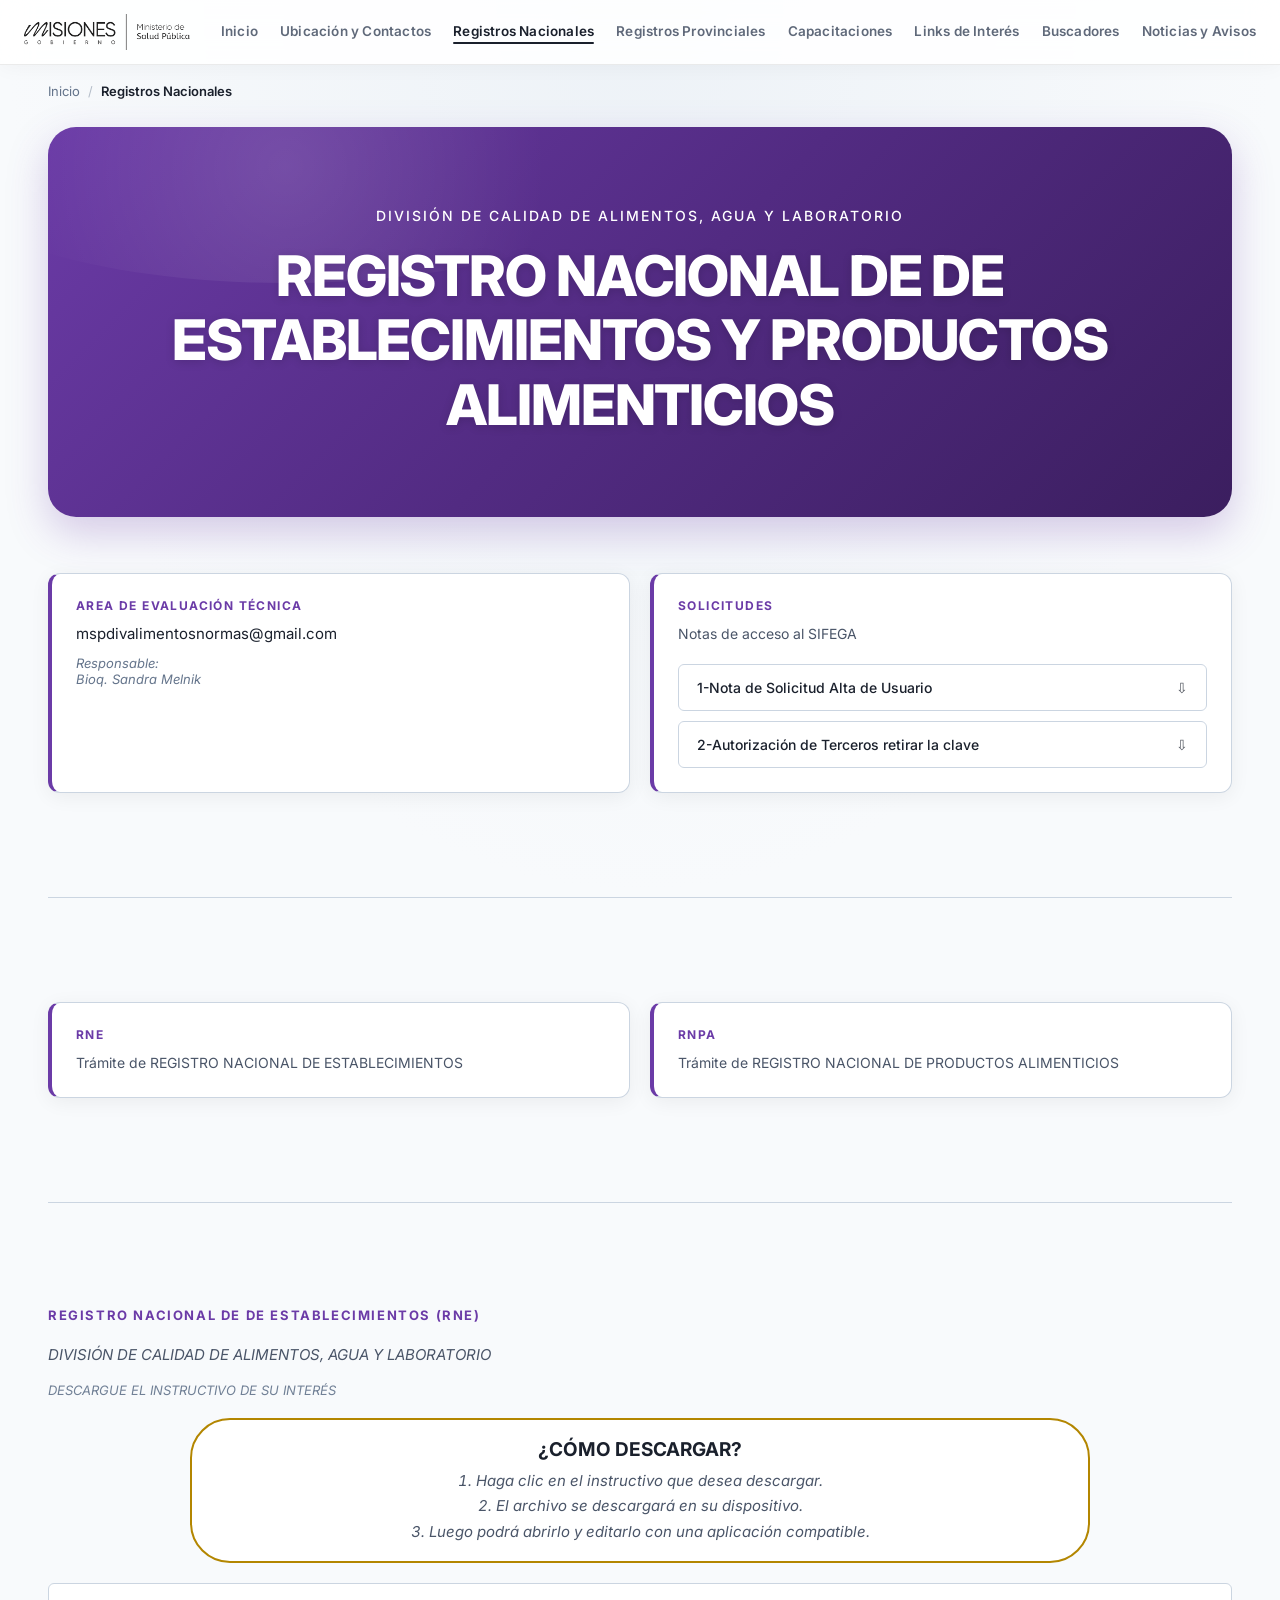
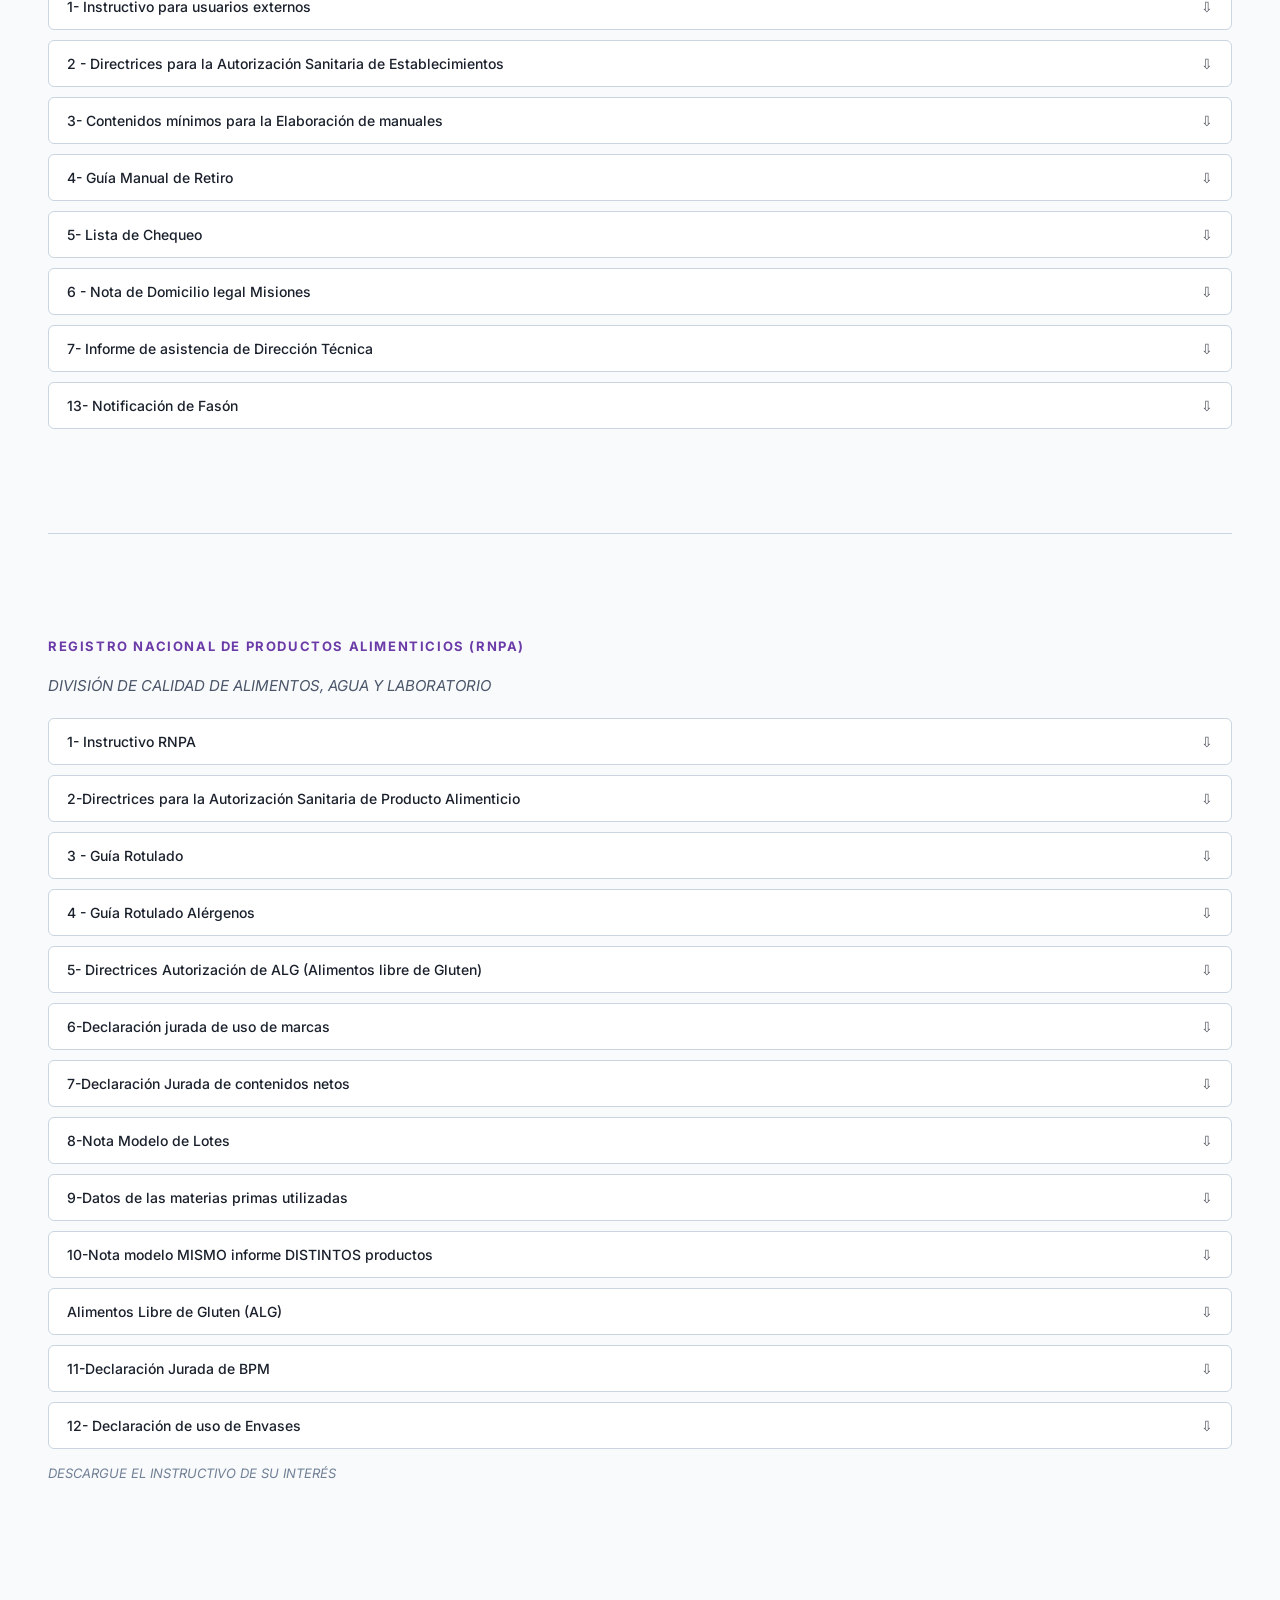
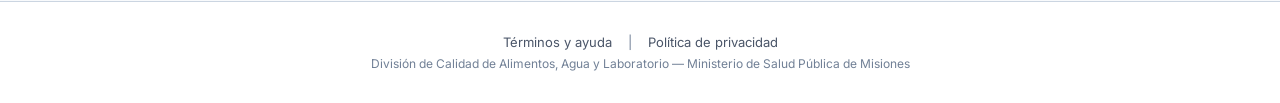
<file: registros-nacionales1.html>
<!DOCTYPE html>
<html lang="es">
<head>
<meta charset="UTF-8">
<meta name="viewport" content="width=device-width, initial-scale=1.0">
<title>RNE y RNPA</title>
<meta name="description" content="División de Calidad de Alimentos, Agua y Laboratorio - Ministerio de Salud Pública de Misiones. Portal de información y descarga de instructivos.">
<link rel="preconnect" href="https://fonts.googleapis.com">
<link rel="preconnect" href="https://fonts.gstatic.com" crossorigin>
<link href="https://fonts.googleapis.com/css2?family=Inter:wght@400;500;600;700;800&display=swap" rel="stylesheet">
<link rel="stylesheet" href="style.css">

</head>
<body>
<div class="app-container">
</div>
  <header class="site-header">
    <div class="header-inner">
      <a href="index.html" class="logo-lockup" aria-label="Ir al inicio">
        <img src="logo.png" alt="Misiones Gobierno | Ministerio de Salud Pública">
      </a>
      <nav class="main-nav" aria-label="Navegación principal">
        <a href="index.html">Inicio</a>
        <a href="ubicacion-y-contactos.html">Ubicación y Contactos</a>
        <a href="registros-nacionales.html" aria-current="page">Registros Nacionales</a>
        <a href="registros-provinciales.html">Registros Provinciales</a>
        <a href="capacitaciones.html">Capacitaciones</a>
        <a href="links-de-interes.html">Links de Interés</a>
        <a href="buscadores.html">Buscadores</a>
        <a href="noticias-y-avisos.html">Noticias y Avisos</a>
      </nav>
    </div>
  </header>
<main>

  <div class="app-container">
    <nav class="breadcrumbs" aria-label="Breadcrumb">
      <a href="index.html">Inicio</a><span class="sep">/</span><span class="current">Registros Nacionales</span>
    </nav>
  </div>
  <div class="app-container">
    <div class="hero hero-purple reveal">
      <p class="hero-eyebrow line3">DIVISIÓN DE CALIDAD DE ALIMENTOS, AGUA Y LABORATORIO</p>
      <h1 class="hero-title">REGISTRO NACIONAL DE DE ESTABLECIMIENTOS Y PRODUCTOS ALIMENTICIOS</h1>
    </div>
    <section class="section">
      <div class="cards-grid cols-2">
        <div class="card card-accent-purple reveal">
          <p class="card-label purple">Area de Evaluación Técnica</p>
          <a class="card-meta link-interactive" href="mailto:mspdivalimentosnormas@gmail.com" style="font-size:15px;">mspdivalimentosnormas@gmail.com</a>
          <p class="card-meta" style="margin-top:12px; font-style:italic;">Responsable:<br>Bioq. Sandra Melnik</p>
        </div>
        <div class="card card-accent-purple reveal">
          <p class="card-label purple">Solicitudes</p>
          <p class="card-body">Notas de acceso al SIFEGA</p>
          <div class="download-list">
      <a class="download-item reveal" href="sifega-01-nota-solicitud-alta-usuario.docx" download target="_blank" rel="noopener noreferrer">
        <span>1-Nota de Solicitud Alta de Usuario</span>
        <span class="dl-icon">&#8681;</span>
      </a>
      <a class="download-item reveal" href="sifega-02-autorizacion-terceros-retirar-clave.docx" download target="_blank" rel="noopener noreferrer">
        <span>2-Autorización de Terceros retirar la clave</span>
        <span class="dl-icon">&#8681;</span>
      </a>
          </div>
        </div>
      </div>
    </section>

    <hr class="divider-soft">

    <section class="section">
      <div class="cards-grid cols-2">
        <div class="card card-accent-purple reveal">
          <p class="card-label purple">RNE</p>
          <p class="card-body">Trámite de REGISTRO NACIONAL DE ESTABLECIMIENTOS</p>
        </div>
        <div class="card card-accent-purple reveal">
          <p class="card-label purple">RNPA</p>
          <p class="card-body">Trámite de REGISTRO NACIONAL DE PRODUCTOS ALIMENTICIOS</p>
        </div>
      </div>
    </section>

    <hr class="divider-soft">

    <section class="section">
      <h2 class="section-title accent-purple">REGISTRO NACIONAL DE DE ESTABLECIMIENTOS (RNE)</h2>
      <p class="section-lead" style="font-style:italic;">DIVISIÓN DE CALIDAD DE ALIMENTOS, AGUA Y LABORATORIO</p>
      <p class="welcome-hint" style="margin:10px 0 0;">DESCARGUE EL INSTRUCTIVO DE SU INTERÉS</p>
      <aside class="download-guide" aria-labelledby="download-guide-title">
        <h3 id="download-guide-title">¿CÓMO DESCARGAR?</h3>
        <ol>
          <li>Haga clic en el instructivo que desea descargar.</li>
          <li>El archivo se descargará en su dispositivo.</li>
          <li>Luego podrá abrirlo y editarlo con una aplicación compatible.</li>
        </ol>
      </aside>
      <div class="download-list">
      <a class="download-item reveal" href="rne-01-instructivo-usuarios-externos.pdf" download target="_blank" rel="noopener noreferrer">
        <span>1- Instructivo para usuarios externos</span>
        <span class="dl-icon">&#8681;</span>
      </a>
      <a class="download-item reveal" href="rne-02-directrices-autorizacion-sanitaria-establecimientos.pdf" download target="_blank" rel="noopener noreferrer">
        <span>2 - Directrices para la Autorización Sanitaria de Establecimientos</span>
        <span class="dl-icon">&#8681;</span>
      </a>
      <a class="download-item reveal" href="rne-03-contenidos-minimos-elaboracion-manuales.pdf" download target="_blank" rel="noopener noreferrer">
        <span>3- Contenidos mínimos para la Elaboración de manuales</span>
        <span class="dl-icon">&#8681;</span>
      </a>
      <a class="download-item reveal" href="rne-04-guia-manual-retiro.pdf" download target="_blank" rel="noopener noreferrer">
        <span>4- Guía Manual de Retiro</span>
        <span class="dl-icon">&#8681;</span>
      </a>
      <a class="download-item reveal" href="rne-05-lista-de-chequeo.docx" download target="_blank" rel="noopener noreferrer">
        <span>5- Lista de Chequeo</span>
        <span class="dl-icon">&#8681;</span>
      </a>
      <a class="download-item reveal" href="rne-06-nota-domicilio-legal-misiones.docx" download target="_blank" rel="noopener noreferrer">
        <span>6 - Nota de Domicilio legal Misiones</span>
        <span class="dl-icon">&#8681;</span>
      </a>
      <a class="download-item reveal" href="rne-07-informe-asistencia-direccion-tecnica.docx" download target="_blank" rel="noopener noreferrer">
        <span>7- Informe de asistencia de Dirección Técnica</span>
        <span class="dl-icon">&#8681;</span>
      </a>
      <a class="download-item reveal" href="rne-13-notificacion-de-fason.docx" download target="_blank" rel="noopener noreferrer">
        <span>13- Notificación de Fasón</span>
        <span class="dl-icon">&#8681;</span>
      </a>
      </div>
    </section>

    <hr class="divider-soft">

    <section class="section">
      <h2 class="section-title accent-purple">registro NACIONAL DE PRODUCTOS ALIMENTICIOS (RNPA)</h2>
      <p class="section-lead" style="font-style:italic;">DIVISIÓN DE CALIDAD DE ALIMENTOS, AGUA Y LABORATORIO</p>
      <div class="download-list">
      <a class="download-item reveal" href="rnpa-01-instructivo-rnpa.pdf" download target="_blank" rel="noopener noreferrer">
        <span>1- Instructivo RNPA</span>
        <span class="dl-icon">&#8681;</span>
      </a>
      <a class="download-item reveal" href="rnpa-02-directrices-autorizacion-sanitaria-producto.pdf" download target="_blank" rel="noopener noreferrer">
        <span>2-Directrices para la Autorización Sanitaria de Producto Alimenticio</span>
        <span class="dl-icon">&#8681;</span>
      </a>
      <a class="download-item reveal" href="rnpa-03-guia-rotulado.pdf" download target="_blank" rel="noopener noreferrer">
        <span>3 - Guía Rotulado</span>
        <span class="dl-icon">&#8681;</span>
      </a>
      <a class="download-item reveal" href="rnpa-04-guia-rotulado-alergenos.pdf" download target="_blank" rel="noopener noreferrer">
        <span>4 - Guía Rotulado Alérgenos</span>
        <span class="dl-icon">&#8681;</span>
      </a>
      <a class="download-item reveal" href="rnpa-05-directrices-autorizacion-alg.pdf" download target="_blank" rel="noopener noreferrer">
        <span>5- Directrices Autorización de ALG (Alimentos libre de Gluten)</span>
        <span class="dl-icon">&#8681;</span>
      </a>
      <a class="download-item reveal" href="rnpa-06-declaracion-jurada-uso-marcas.docx" download target="_blank" rel="noopener noreferrer">
        <span>6-Declaración jurada de uso de marcas</span>
        <span class="dl-icon">&#8681;</span>
      </a>
      <a class="download-item reveal" href="rnpa-07-declaracion-jurada-contenidos-netos.docx" download target="_blank" rel="noopener noreferrer">
        <span>7-Declaración Jurada de contenidos netos</span>
        <span class="dl-icon">&#8681;</span>
      </a>
      <a class="download-item reveal" href="rnpa-08-nota-modelo-lote.docx" download target="_blank" rel="noopener noreferrer">
        <span>8-Nota Modelo de Lotes</span>
        <span class="dl-icon">&#8681;</span>
      </a>
      <a class="download-item reveal" href="rnpa-09-datos-materias-primas-utilizadas.docx" download target="_blank" rel="noopener noreferrer">
        <span>9-Datos de las materias primas utilizadas</span>
        <span class="dl-icon">&#8681;</span>
      </a>
      <a class="download-item reveal" href="rnpa-10-nota-modelo-mismo-informe-distintos-productos.docx" download target="_blank" rel="noopener noreferrer">
        <span>10-Nota modelo MISMO informe DISTINTOS productos</span>
        <span class="dl-icon">&#8681;</span>
      </a>
      <a class="download-item reveal" href="rnpa-05-directrices-autorizacion-alg.pdf" download target="_blank" rel="noopener noreferrer">
        <span>Alimentos Libre de Gluten (ALG)</span>
        <span class="dl-icon">&#8681;</span>
      </a>
      <a class="download-item reveal" href="rnpa-11-declaracion-jurada-bpm.docx" download target="_blank" rel="noopener noreferrer">
        <span>11-Declaración Jurada de BPM</span>
        <span class="dl-icon">&#8681;</span>
      </a>
      <a class="download-item reveal" href="rnpa-12-solicitud-autorizacion-uso-envases.docx" download target="_blank" rel="noopener noreferrer">
        <span>12- Declaración de uso de Envases</span>
        <span class="dl-icon">&#8681;</span>
      </a>
      </div>
      <p class="welcome-hint" style="margin-top:16px;">DESCARGUE EL INSTRUCTIVO DE SU INTERÉS</p>
    </section>

  </div>
</main>
  <footer class="site-footer">
    <div class="app-container footer-links">
      <a href="#" class="link-interactive">Términos y ayuda</a>
      <span class="separator">|</span>
      <a href="#" class="link-interactive">Política de privacidad</a>
      <div class="footer-canva">División de Calidad de Alimentos, Agua y Laboratorio &mdash; Ministerio de Salud Pública de Misiones</div>
    </div>
  </footer>
<script src="main.js"></script>
</body>
</html>
</file>
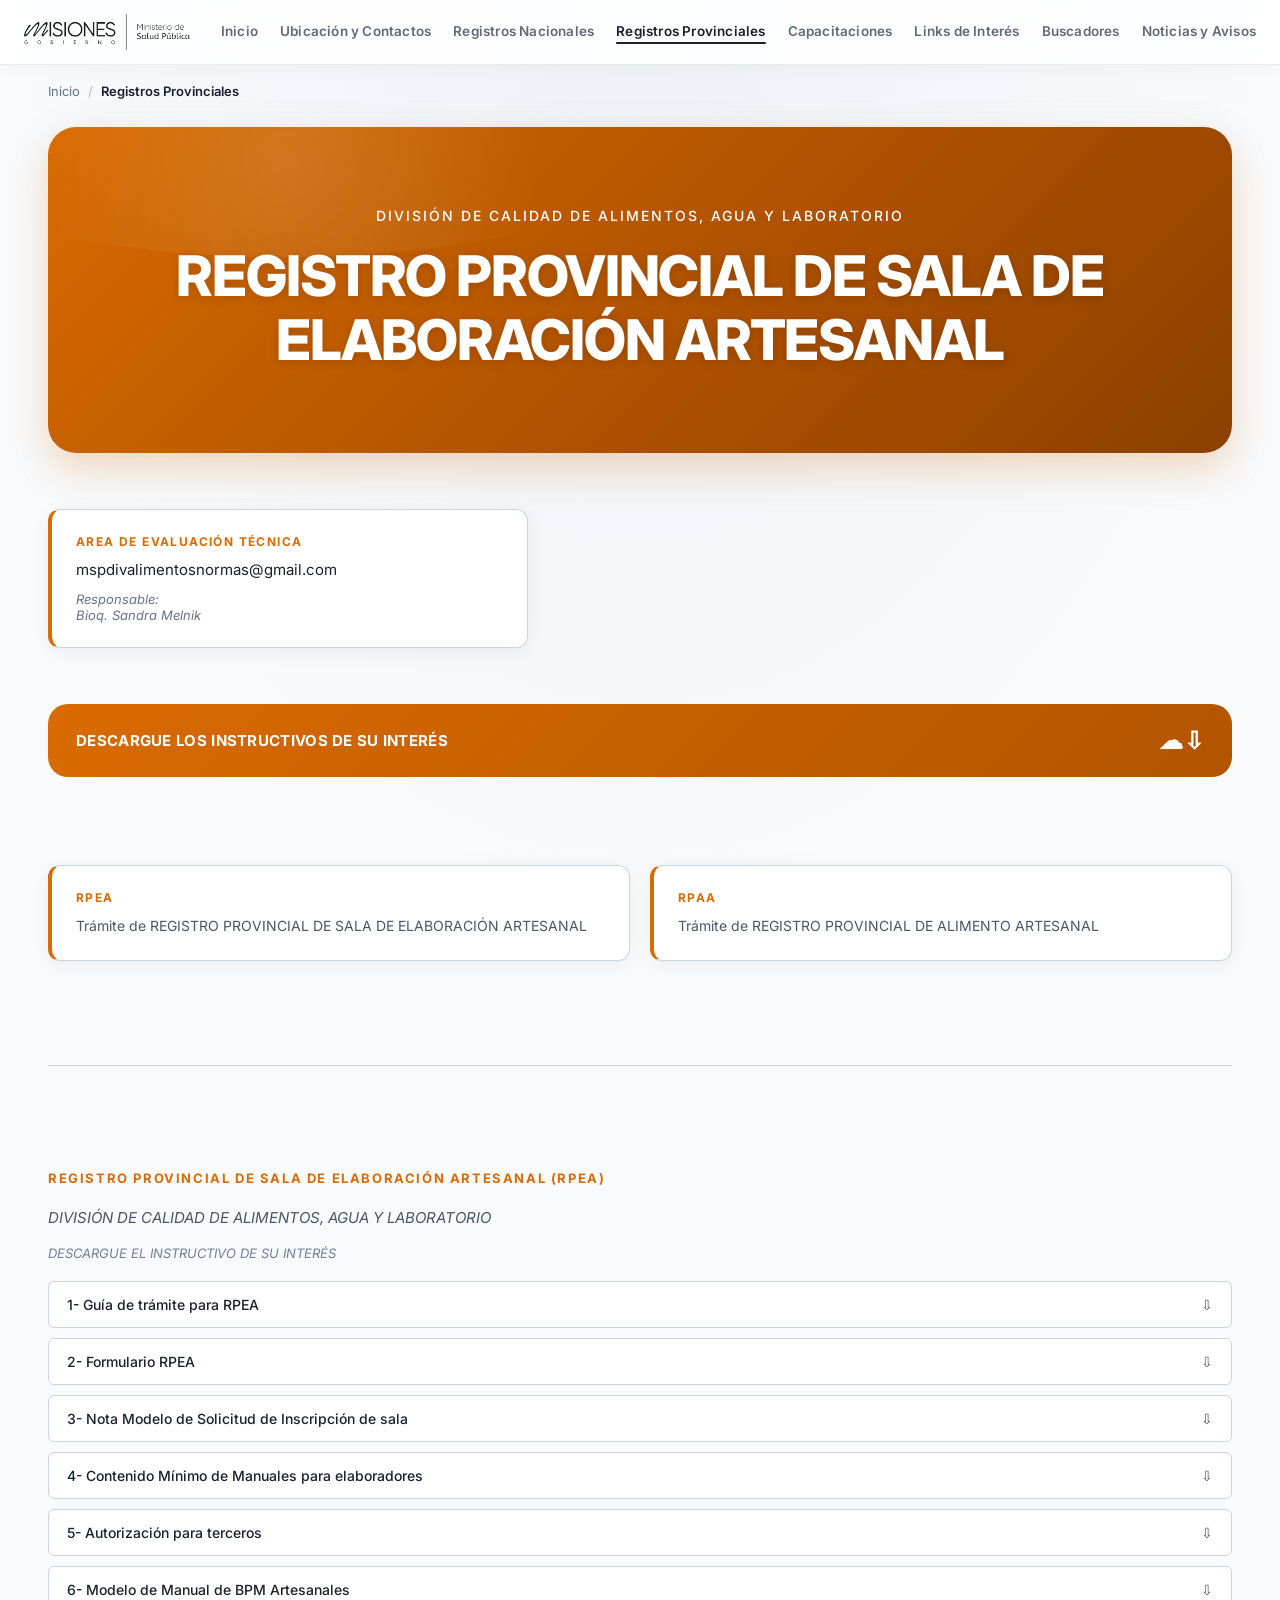
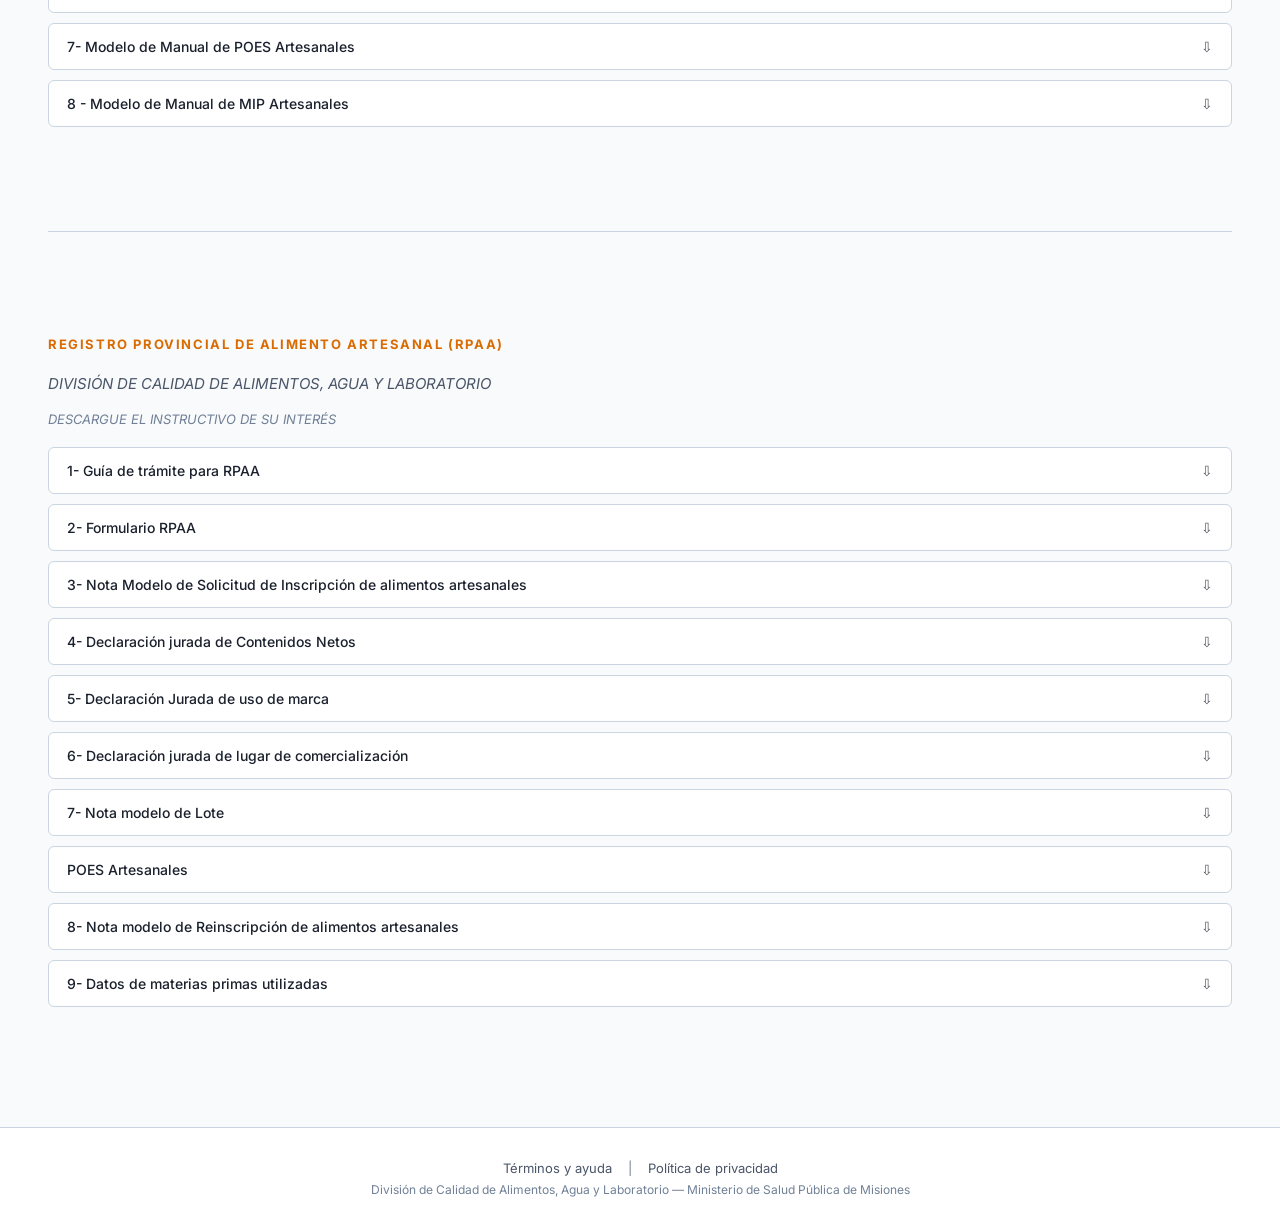
<file: registros-provinciales.html>
<!DOCTYPE html>
<html lang="es">
<head>
<meta charset="UTF-8">
<meta name="viewport" content="width=device-width, initial-scale=1.0">
<title>Registros Provinciales</title>
<meta name="description" content="División de Calidad de Alimentos, Agua y Laboratorio - Ministerio de Salud Pública de Misiones. Portal de información y descarga de instructivos.">
<link rel="preconnect" href="https://fonts.googleapis.com">
<link rel="preconnect" href="https://fonts.gstatic.com" crossorigin>
<link href="https://fonts.googleapis.com/css2?family=Inter:wght@400;500;600;700;800&display=swap" rel="stylesheet">
<link rel="stylesheet" href="style.css">

</head>
<body>
<div class="app-container">
</div>
  <header class="site-header">
    <div class="header-inner">
      <a href="index.html" class="logo-lockup" aria-label="Ir al inicio">
        <img src="logo.png" alt="Misiones Gobierno | Ministerio de Salud Pública">
      </a>
      <nav class="main-nav" aria-label="Navegación principal">
        <a href="index.html">Inicio</a>
        <a href="ubicacion-y-contactos.html">Ubicación y Contactos</a>
        <a href="registros-nacionales.html">Registros Nacionales</a>
        <a href="registros-provinciales.html" aria-current="page">Registros Provinciales</a>
        <a href="capacitaciones.html">Capacitaciones</a>
        <a href="links-de-interes.html">Links de Interés</a>
        <a href="buscadores.html">Buscadores</a>
        <a href="noticias-y-avisos.html">Noticias y Avisos</a>
      </nav>
    </div>
  </header>
<main>

  <div class="app-container">
    <nav class="breadcrumbs" aria-label="Breadcrumb">
      <a href="index.html">Inicio</a><span class="sep">/</span><span class="current">Registros Provinciales</span>
    </nav>
  </div>
  <div class="app-container">
    <div class="hero hero-orange reveal">
      <p class="hero-eyebrow line3">DIVISIÓN DE CALIDAD DE ALIMENTOS, AGUA Y LABORATORIO</p>
      <h1 class="hero-title">REGISTRO PROVINCIAL DE SALA DE ELABORACIÓN ARTESANAL</h1>
    </div>
    <section class="section">
      <div class="card card-accent-orange reveal" style="max-width:480px;">
        <p class="card-label orange">Area de Evaluación Técnica</p>
        <a class="card-meta link-interactive" href="mailto:mspdivalimentosnormas@gmail.com" style="font-size:15px;">mspdivalimentosnormas@gmail.com</a>
        <p class="card-meta" style="margin-top:12px; font-style:italic;">Responsable:<br>Bioq. Sandra Melnik</p>
      </div>
    </section>

    <section class="section" style="padding-top:0;">
      <a href="#descargas-rpea" class="download-banner orange reveal">
        <span>DESCARGUE LOS INSTRUCTIVOS DE SU INTERÉS</span>
        <span class="cloud-icon">&#9729;&#8681;</span>
      </a>
    </section>

    <section class="section" style="padding-top:0;">
      <div class="cards-grid cols-2">
        <div class="card card-accent-orange reveal">
          <p class="card-label orange">RPEA</p>
          <p class="card-body">Trámite de REGISTRO PROVINCIAL DE SALA DE ELABORACIÓN ARTESANAL</p>
        </div>
        <div class="card card-accent-orange reveal">
          <p class="card-label orange">RPAA</p>
          <p class="card-body">Trámite de REGISTRO PROVINCIAL DE ALIMENTO ARTESANAL</p>
        </div>
      </div>
    </section>

    <hr class="divider-soft">

    <section class="section" id="descargas-rpea">
      <h2 class="section-title accent-orange">REGISTRO PROVINCIAL DE SALA DE ELABORACIÓN ARTESANAL (RPEA)</h2>
      <p class="section-lead" style="font-style:italic;">DIVISIÓN DE CALIDAD DE ALIMENTOS, AGUA Y LABORATORIO</p>
      <p class="welcome-hint" style="margin:10px 0 0;">DESCARGUE EL INSTRUCTIVO DE SU INTERÉS</p>
      <div class="download-list">
      <a class="download-item reveal" href="rpea-01-guia-tramite-rpea.pdf" download target="_blank" rel="noopener noreferrer">
        <span>1- Guía de trámite para RPEA</span>
        <span class="dl-icon">&#8681;</span>
      </a>
      <a class="download-item reveal" href="rpea-02-formulario-rpea.doc" download target="_blank" rel="noopener noreferrer">
        <span>2- Formulario RPEA</span>
        <span class="dl-icon">&#8681;</span>
      </a>
      <a class="download-item reveal" href="rpea-03-nota-modelo-solicitud-inscripcion-sala.docx" download target="_blank" rel="noopener noreferrer">
        <span>3- Nota Modelo de Solicitud de Inscripción de sala</span>
        <span class="dl-icon">&#8681;</span>
      </a>
      <a class="download-item reveal" href="rpea-04-contenido-minimo-manuales-elaboradores.pdf" download target="_blank" rel="noopener noreferrer">
        <span>4- Contenido Mínimo de Manuales para elaboradores</span>
        <span class="dl-icon">&#8681;</span>
      </a>
      <a class="download-item reveal" href="rpea-05-autorizacion-para-terceros.docx" download target="_blank" rel="noopener noreferrer">
        <span>5- Autorización para terceros</span>
        <span class="dl-icon">&#8681;</span>
      </a>
      <a class="download-item reveal" href="rpea-06-modelo-manual-bpm-artesanales.docx" download target="_blank" rel="noopener noreferrer">
        <span>6- Modelo de Manual de BPM Artesanales</span>
        <span class="dl-icon">&#8681;</span>
      </a>
      <a class="download-item reveal" href="rpea-07-modelo-manual-poes-artesanales.docx" download target="_blank" rel="noopener noreferrer">
        <span>7- Modelo de Manual de POES Artesanales</span>
        <span class="dl-icon">&#8681;</span>
      </a>
      <a class="download-item reveal" href="rpea-08-modelo-manual-mip-artesanales.docx" download target="_blank" rel="noopener noreferrer">
        <span>8 - Modelo de Manual de MIP Artesanales</span>
        <span class="dl-icon">&#8681;</span>
      </a>
      </div>
    </section>

    <hr class="divider-soft">

    <section class="section">
      <h2 class="section-title accent-orange">registro provincial DE ALIMENTO ARTESANAL (RPAA)</h2>
      <p class="section-lead" style="font-style:italic;">DIVISIÓN DE CALIDAD DE ALIMENTOS, AGUA Y LABORATORIO</p>
      <p class="welcome-hint" style="margin:10px 0 0;">DESCARGUE EL INSTRUCTIVO DE SU INTERÉS</p>
      <div class="download-list">
      <a class="download-item reveal" href="rpaa-01-guia-tramite-rpaa.pdf" download target="_blank" rel="noopener noreferrer">
        <span>1- Guía de trámite para RPAA</span>
        <span class="dl-icon">&#8681;</span>
      </a>
      <a class="download-item reveal" href="rpaa-02-formulario-rpaa.doc" download target="_blank" rel="noopener noreferrer">
        <span>2- Formulario RPAA</span>
        <span class="dl-icon">&#8681;</span>
      </a>
      <a class="download-item reveal" href="rpaa-03-nota-modelo-solicitud-inscripcion-alimentos-artesanales.docx" download target="_blank" rel="noopener noreferrer">
        <span>3- Nota Modelo de Solicitud de Inscripción de alimentos artesanales</span>
        <span class="dl-icon">&#8681;</span>
      </a>
      <a class="download-item reveal" href="rpaa-04-declaracion-jurada-contenidos-netos.docx" download target="_blank" rel="noopener noreferrer">
        <span>4- Declaración jurada de Contenidos Netos</span>
        <span class="dl-icon">&#8681;</span>
      </a>
      <a class="download-item reveal" href="rpaa-05-declaracion-jurada-uso-marca.docx" download target="_blank" rel="noopener noreferrer">
        <span>5- Declaración Jurada de uso de marca</span>
        <span class="dl-icon">&#8681;</span>
      </a>
      <a class="download-item reveal" href="rpaa-06-declaracion-jurada-lugar-comercializacion.docx" download target="_blank" rel="noopener noreferrer">
        <span>6- Declaración jurada de lugar de comercialización</span>
        <span class="dl-icon">&#8681;</span>
      </a>
      <a class="download-item reveal" href="rpaa-07-nota-modelo-lote.docx" download target="_blank" rel="noopener noreferrer">
        <span>7- Nota modelo de Lote</span>
        <span class="dl-icon">&#8681;</span>
      </a>
      <a class="download-item reveal" href="rpea-07-modelo-manual-poes-artesanales.docx" download target="_blank" rel="noopener noreferrer">
        <span>POES Artesanales</span>
        <span class="dl-icon">&#8681;</span>
      </a>
      <a class="download-item reveal" href="rpaa-08-nota-modelo-reinscripcion-alimentos-artesanales.docx" download target="_blank" rel="noopener noreferrer">
        <span>8- Nota modelo de Reinscripción de alimentos artesanales</span>
        <span class="dl-icon">&#8681;</span>
      </a>
      <a class="download-item reveal" href="rpaa-09-datos-materias-primas-utilizadas.docx" download target="_blank" rel="noopener noreferrer">
        <span>9- Datos de materias primas utilizadas</span>
        <span class="dl-icon">&#8681;</span>
      </a>
      </div>
    </section>

  </div>
</main>
  <footer class="site-footer">
    <div class="app-container footer-links">
      <a href="#" class="link-interactive">Términos y ayuda</a>
      <span class="separator">|</span>
      <a href="#" class="link-interactive">Política de privacidad</a>
      <div class="footer-canva">División de Calidad de Alimentos, Agua y Laboratorio &mdash; Ministerio de Salud Pública de Misiones</div>
    </div>
  </footer>
<script src="main.js"></script>
</body>
</html>
</file>
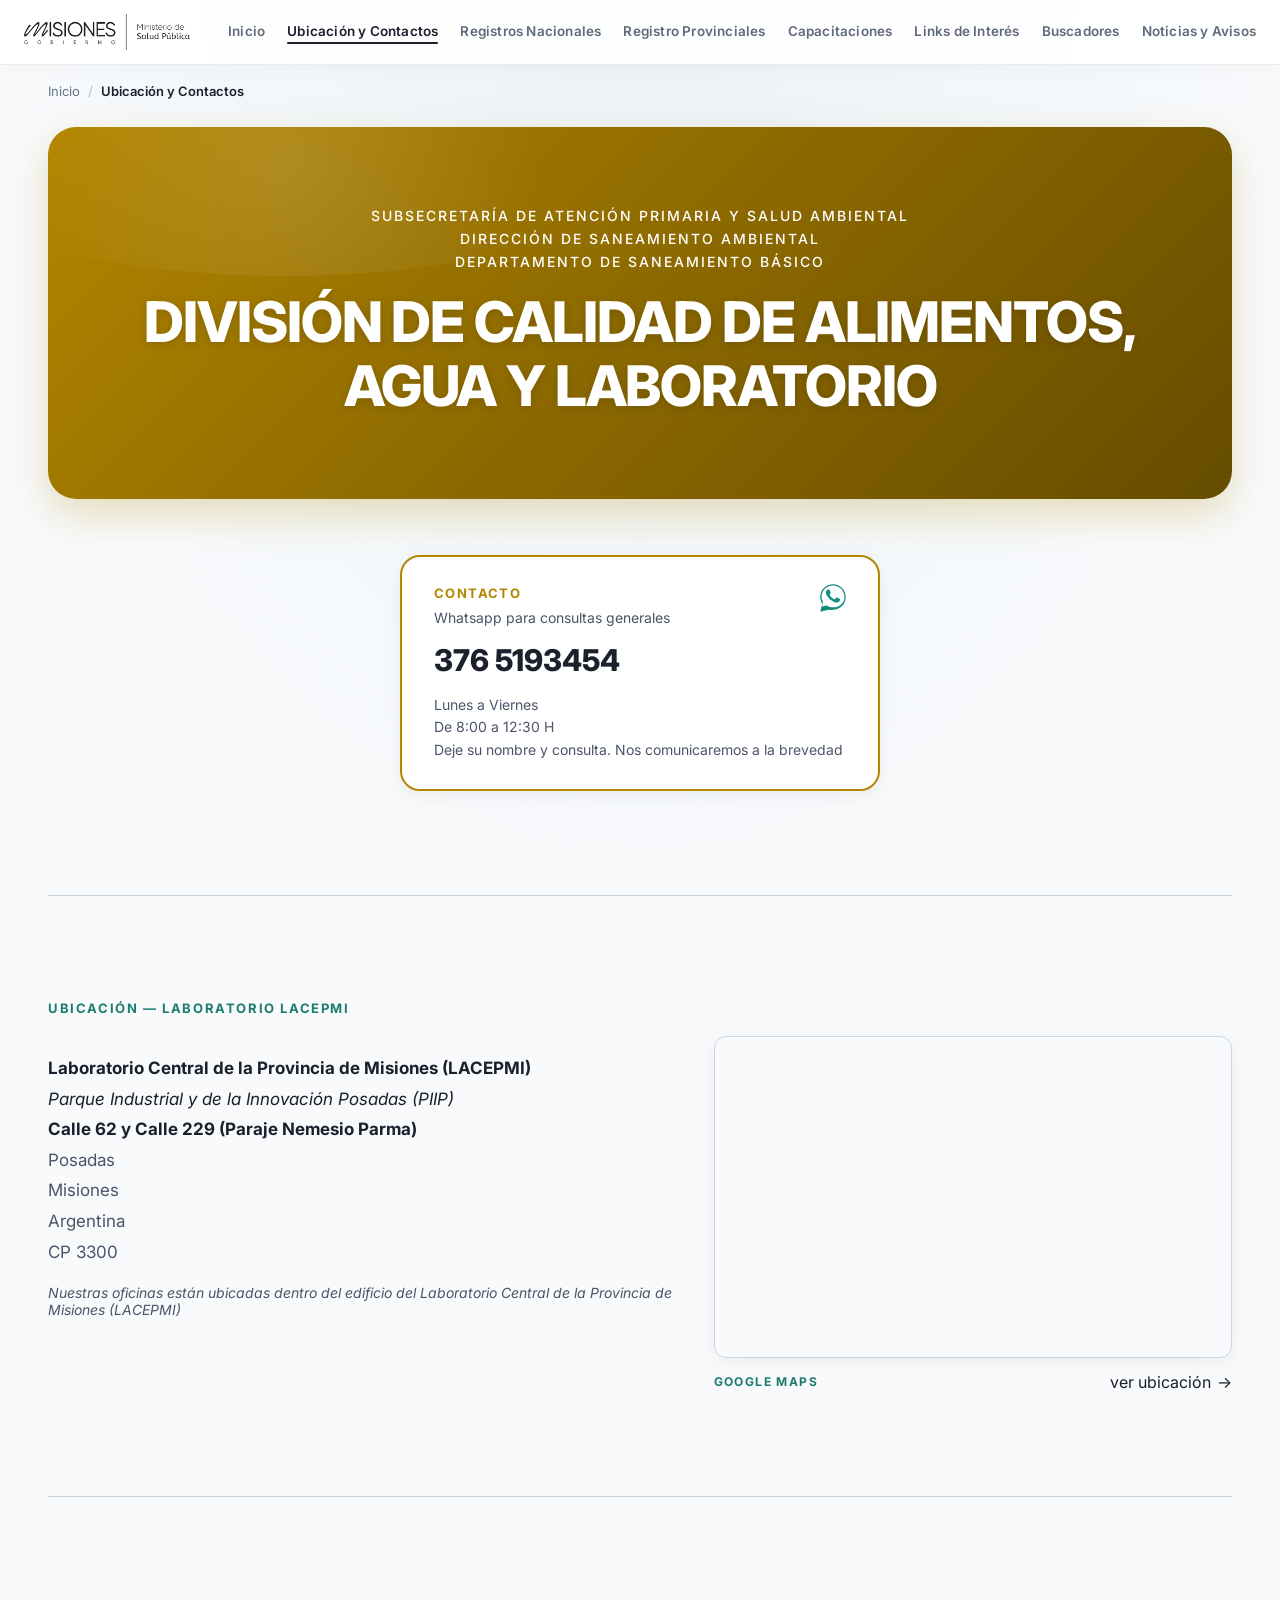
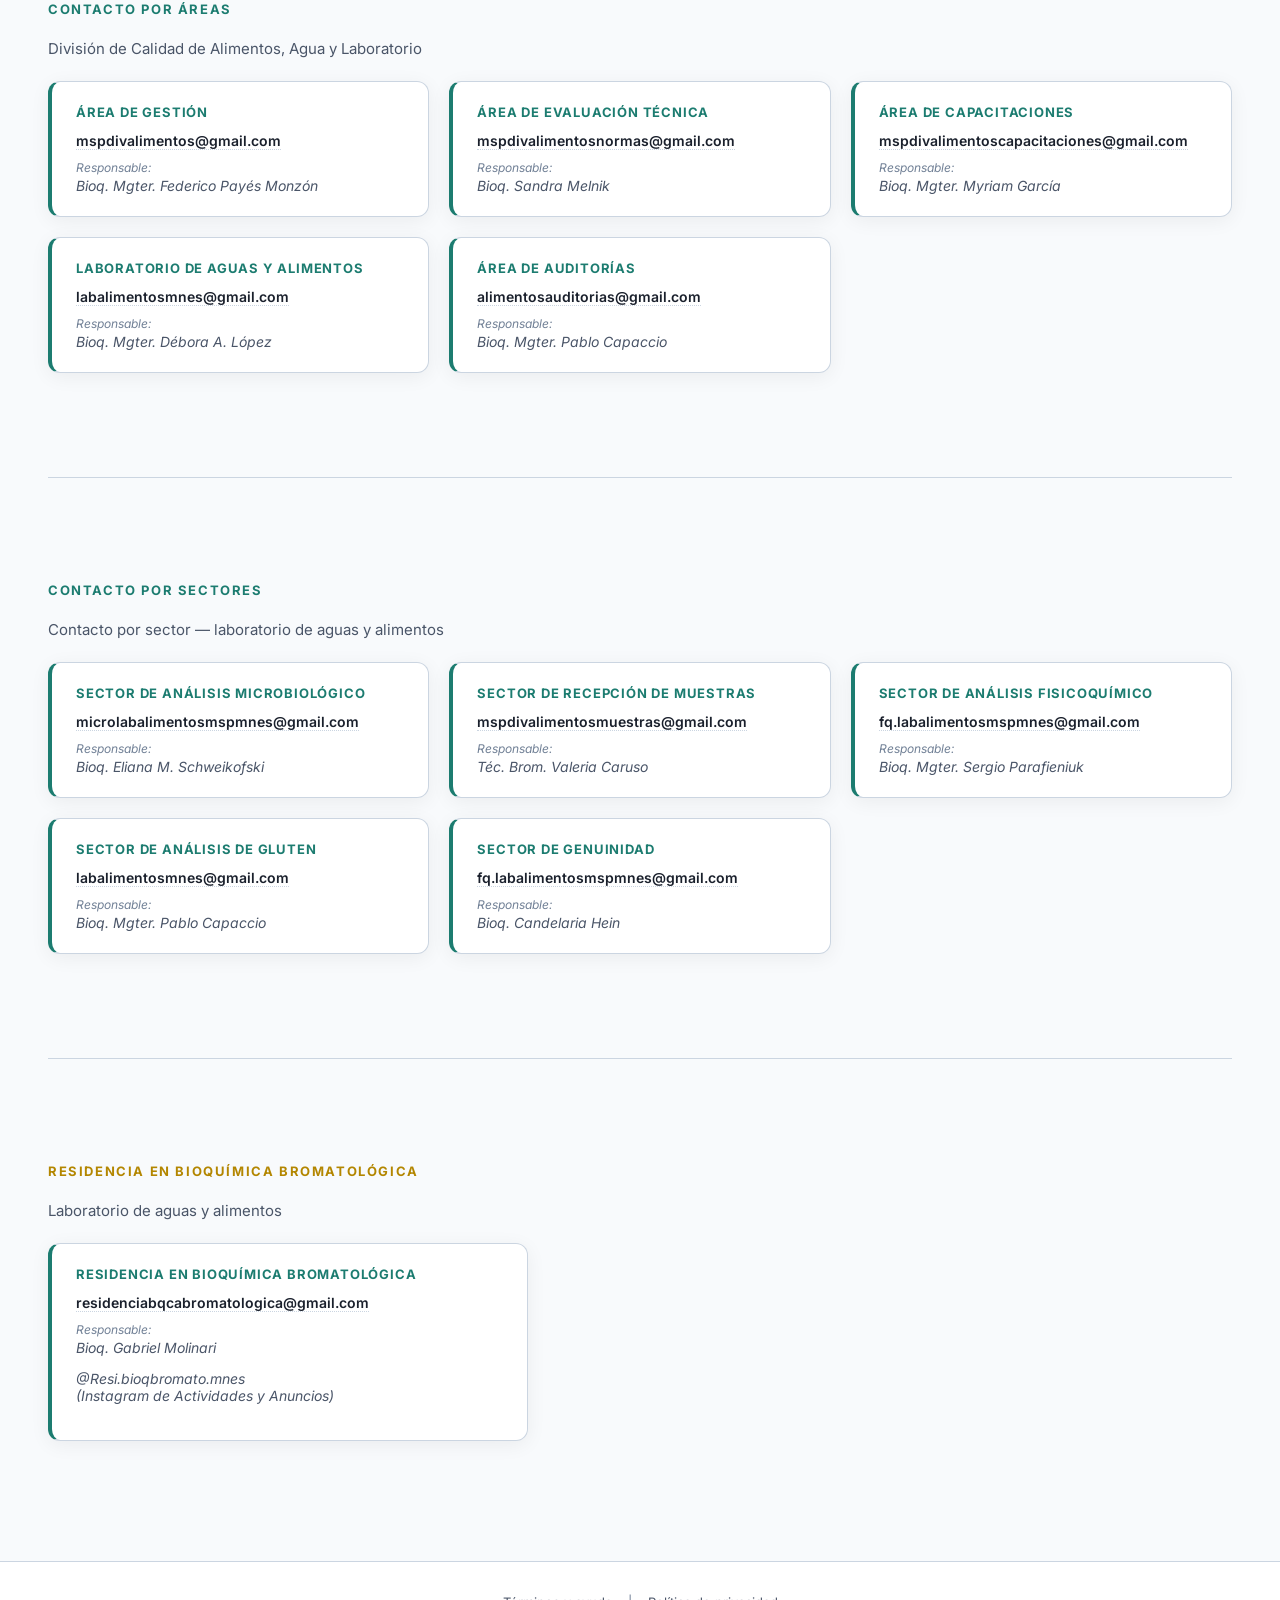
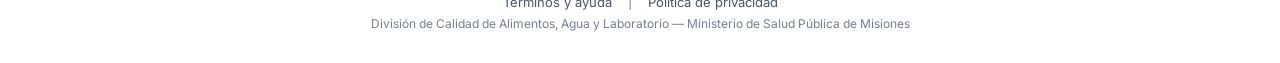
<file: ubicacion-y-contactos.html>
<!DOCTYPE html>
<html lang="es">
<head>
<meta charset="UTF-8">
<meta name="viewport" content="width=device-width, initial-scale=1.0">
<title>Ubicación y contactos</title>
<meta name="description" content="División de Calidad de Alimentos, Agua y Laboratorio - Ministerio de Salud Pública de Misiones. Portal de información y descarga de instructivos.">
<link rel="preconnect" href="https://fonts.googleapis.com">
<link rel="preconnect" href="https://fonts.gstatic.com" crossorigin>
<link href="https://fonts.googleapis.com/css2?family=Inter:wght@400;500;600;700;800&display=swap" rel="stylesheet">
<link rel="stylesheet" href="style.css">

</head>
<body>
<div class="app-container">
</div>
  <header class="site-header">
    <div class="header-inner">
      <a href="index.html" class="logo-lockup" aria-label="Ir al inicio">
        <img src="logo.png" alt="Misiones Gobierno | Ministerio de Salud Pública">
      </a>
      <nav class="main-nav" aria-label="Navegación principal">
        <a href="index.html">Inicio</a>
        <a href="ubicacion-y-contactos.html" aria-current="page">Ubicación y Contactos</a>
        <a href="registros-nacionales.html">Registros Nacionales</a>
        <a href="registros-provinciales.html">Registro Provinciales</a>
        <a href="capacitaciones.html">Capacitaciones</a>
        <a href="links-de-interes.html">Links de Interés</a>
        <a href="buscadores.html">Buscadores</a>
        <a href="noticias-y-avisos.html">Noticias y Avisos</a>
      </nav>
    </div>
  </header>
<main>

  <div class="app-container">
    <nav class="breadcrumbs" aria-label="Breadcrumb">
      <a href="index.html">Inicio</a><span class="sep">/</span><span class="current">Ubicación y Contactos</span>
    </nav>
  </div>
  <div class="app-container">
    <div class="hero hero-gold reveal">
      <p class="hero-eyebrow">Subsecretaría de Atención Primaria y Salud Ambiental</p>
      <p class="hero-eyebrow">Dirección de Saneamiento Ambiental</p>
      <p class="hero-eyebrow line3">Departamento de Saneamiento Básico</p>
      <h1 class="hero-title">DIVISIÓN DE CALIDAD DE ALIMENTOS,<br>AGUA Y LABORATORIO</h1>
    </div>
    <section class="section">
      <div class="contact-card reveal">
        <svg class="whatsapp-icon" viewBox="0 0 32 32" fill="currentColor" aria-hidden="true"><path d="M16.001 3C9.373 3 4 8.373 4 15c0 2.362.687 4.564 1.872 6.417L4 29l7.762-1.837A11.94 11.94 0 0 0 16.001 27C22.63 27 28 21.627 28 15S22.63 3 16.001 3zm0 21.818c-2.02 0-3.9-.59-5.485-1.605l-.393-.242-4.605 1.09 1.114-4.487-.256-.412A9.77 9.77 0 0 1 5.182 15c0-5.964 4.855-10.818 10.819-10.818S26.818 9.036 26.818 15 21.965 24.818 16.001 24.818zm5.938-8.14c-.325-.163-1.925-.95-2.223-1.06-.298-.109-.515-.163-.732.163-.217.326-.84 1.06-1.03 1.278-.19.217-.38.244-.705.081-.325-.163-1.373-.506-2.615-1.612-.967-.862-1.62-1.927-1.81-2.253-.19-.326-.02-.502.143-.664.146-.146.325-.38.488-.57.163-.19.217-.326.325-.543.109-.217.054-.407-.027-.57-.081-.163-.732-1.764-1.003-2.416-.264-.634-.532-.548-.732-.558-.19-.008-.407-.01-.624-.01-.217 0-.57.081-.868.407-.298.326-1.138 1.113-1.138 2.715 0 1.602 1.165 3.15 1.328 3.368.163.217 2.293 3.503 5.557 4.912.777.335 1.383.535 1.856.685.78.248 1.49.213 2.052.13.626-.093 1.925-.787 2.196-1.547.271-.76.271-1.412.19-1.547-.081-.135-.298-.217-.623-.38z"/></svg>
        <p class="contact-title">Contacto</p>
        <p class="contact-sub">Whatsapp para consultas generales</p>
        <a class="contact-phone" href="https://wa.me/5493765193454?text=Hola%2C%20quisiera%20realizar%20una%20consulta." target="_blank" rel="noopener noreferrer">376 5193454</a>
        <p class="contact-hours">Lunes a Viernes<br>De 8:00 a 12:30 H<br>Deje su nombre y consulta. Nos comunicaremos a la brevedad</p>
      </div>
    </section>

    <hr class="divider-soft">

    <section class="section" id="laboratorio">
      <h2 class="section-title accent-teal">Ubicación &mdash; Laboratorio LACEPMI</h2>
      <div class="location-block">
        <div class="reveal">
          <p class="location-address">
            <strong>Laboratorio Central de la Provincia de Misiones (LACEPMI)</strong><br>
            <em>Parque Industrial y de la Innovación Posadas (PIIP)</em><br>
            <strong>Calle 62 y Calle 229 (Paraje Nemesio Parma)</strong><br>
            Posadas<br>Misiones<br>Argentina<br>CP 3300
          </p>
          <p class="location-note">Nuestras oficinas están ubicadas dentro del edificio del Laboratorio Central de la Provincia de Misiones (LACEPMI)</p>
        </div>
        <div class="reveal">
          <div class="map-embed-wrap">
            <iframe src="https://maps.google.com/maps?q=Laboratorio+Central+de+la+Provincia+de+Misiones+LACEPMI,+Calle+62+y+Calle+229,+Posadas,+Misiones,+Argentina&output=embed" loading="lazy" referrerpolicy="no-referrer-when-downgrade" title="Mapa de ubicación PIIP"></iframe>
          </div>
          <div class="maps-cta">
            <span class="maps-label">Google Maps</span>
            <a class="arrow-link link-interactive" href="https://www.google.com/maps/search/?api=1&query=Laboratorio+Central+de+la+Provincia+de+Misiones+LACEPMI%2C+Calle+62+y+Calle+229%2C+Posadas%2C+Misiones%2C+Argentina" target="_blank" rel="noopener noreferrer">ver ubicación <span class="arrow">&rarr;</span></a>
          </div>
        </div>
      </div>
    </section>

    <hr class="divider-soft">

    <section class="section">
      <h2 class="section-title accent-teal">Contacto por Áreas</h2>
      <p class="section-lead">División de Calidad de Alimentos, Agua y Laboratorio</p>
      <div class="cards-grid cols-3" style="margin-top:20px;">
        <div class="area-card reveal">
          <p class="area-name">ÁREA DE GESTIÓN</p>
          <a class="area-email" href="mailto:mspdivalimentos@gmail.com">mspdivalimentos@gmail.com</a>
          <p class="area-resp-label">Responsable:</p>
          <p class="area-resp-name">Bioq. Mgter. Federico Payés Monzón</p>
        </div>
        <div class="area-card reveal">
          <p class="area-name">ÁREA DE EVALUACIÓN TÉCNICA</p>
          <a class="area-email" href="mailto:mspdivalimentosnormas@gmail.com">mspdivalimentosnormas@gmail.com</a>
          <p class="area-resp-label">Responsable:</p>
          <p class="area-resp-name">Bioq. Sandra Melnik</p>
        </div>
        <div class="area-card reveal">
          <p class="area-name">ÁREA DE CAPACITACIONES</p>
          <a class="area-email" href="mailto:mspdivalimentoscapacitaciones@gmail.com">mspdivalimentoscapacitaciones@gmail.com</a>
          <p class="area-resp-label">Responsable:</p>
          <p class="area-resp-name">Bioq. Mgter. Myriam García</p>
        </div>
        <div class="area-card reveal">
          <p class="area-name">LABORATORIO DE AGUAS Y ALIMENTOS</p>
          <a class="area-email" href="mailto:labalimentosmnes@gmail.com">labalimentosmnes@gmail.com</a>
          <p class="area-resp-label">Responsable:</p>
          <p class="area-resp-name">Bioq. Mgter. Débora A. López</p>
        </div>
        <div class="area-card reveal">
          <p class="area-name">ÁREA DE AUDITORÍAS</p>
          <a class="area-email" href="mailto:alimentosauditorias@gmail.com">alimentosauditorias@gmail.com</a>
          <p class="area-resp-label">Responsable:</p>
          <p class="area-resp-name">Bioq. Mgter. Pablo Capaccio</p>
        </div>
      </div>
    </section>

    <hr class="divider-soft">

    <section class="section">
      <h2 class="section-title accent-teal">Contacto por Sectores</h2>
      <p class="section-lead">Contacto por sector &mdash; laboratorio de aguas y alimentos</p>
      <div class="cards-grid cols-3" style="margin-top:20px;">
        <div class="area-card reveal">
          <p class="area-name">SECTOR DE ANÁLISIS MICROBIOLÓGICO</p>
          <a class="area-email" href="mailto:microlabalimentosmspmnes@gmail.com">microlabalimentosmspmnes@gmail.com</a>
          <p class="area-resp-label">Responsable:</p>
          <p class="area-resp-name">Bioq. Eliana M. Schweikofski</p>
        </div>
        <div class="area-card reveal">
          <p class="area-name">SECTOR DE RECEPCIÓN DE MUESTRAS</p>
          <a class="area-email" href="mailto:mspdivalimentosmuestras@gmail.com">mspdivalimentosmuestras@gmail.com</a>
          <p class="area-resp-label">Responsable:</p>
          <p class="area-resp-name">Téc. Brom. Valeria Caruso</p>
        </div>
        <div class="area-card reveal">
          <p class="area-name">SECTOR DE ANÁLISIS FISICOQUÍMICO</p>
          <a class="area-email" href="mailto:fq.labalimentosmspmnes@gmail.com">fq.labalimentosmspmnes@gmail.com</a>
          <p class="area-resp-label">Responsable:</p>
          <p class="area-resp-name">Bioq. Mgter. Sergio Parafieniuk</p>
        </div>
        <div class="area-card reveal">
          <p class="area-name">SECTOR DE ANÁLISIS DE GLUTEN</p>
          <a class="area-email" href="mailto:labalimentosmnes@gmail.com">labalimentosmnes@gmail.com</a>
          <p class="area-resp-label">Responsable:</p>
          <p class="area-resp-name">Bioq. Mgter. Pablo Capaccio</p>
        </div>
        <div class="area-card reveal">
          <p class="area-name">SECTOR DE GENUINIDAD</p>
          <a class="area-email" href="mailto:fq.labalimentosmspmnes@gmail.com">fq.labalimentosmspmnes@gmail.com</a>
          <p class="area-resp-label">Responsable:</p>
          <p class="area-resp-name">Bioq. Candelaria Hein</p>
        </div>
      </div>
    </section>

    <hr class="divider-soft">

    <section class="section" id="residencia">
      <h2 class="section-title accent-gold">Residencia en Bioquímica Bromatológica</h2>
      <p class="section-lead">Laboratorio de aguas y alimentos</p>
      <div class="area-card reveal" style="max-width:480px; margin-top:20px;">
        <p class="area-name">RESIDENCIA EN BIOQUÍMICA BROMATOLÓGICA</p>
        <a class="area-email" href="mailto:residenciabqcabromatologica@gmail.com">residenciabqcabromatologica@gmail.com</a>
        <p class="area-resp-label">Responsable:</p>
        <p class="area-resp-name">Bioq. Gabriel Molinari</p>
        <p class="location-note" style="margin-top:14px;">@Resi.bioqbromato.mnes<br>(Instagram de Actividades y Anuncios)</p>
      </div>
    </section>

  </div>
</main>
  <footer class="site-footer">
    <div class="app-container footer-links">
      <a href="#" class="link-interactive">Términos y ayuda</a>
      <span class="separator">|</span>
      <a href="#" class="link-interactive">Política de privacidad</a>
      <div class="footer-canva">División de Calidad de Alimentos, Agua y Laboratorio &mdash; Ministerio de Salud Pública de Misiones</div>
    </div>
  </footer>
<script src="main.js"></script>
</body>
</html>
</file>
<file: style.css>
/* =========================================================
   DIVISIÓN DE CALIDAD DE ALIMENTOS, AGUA Y LABORATORIO
   Ministerio de Salud Pública - Misiones
   ========================================================= */

:root {
  --bg-primary: #F8FAFC;
  --bg-secondary: #EDF2F7;
  --bg-card: #FFFFFF;
  --bg-card-hover: #F1F5F9;
  --bg-input: #E2E8F0;

  --accent-gold: #B38600;
  --accent-gold-dark: #8C6900;
  --accent-gold-glow: rgba(179, 134, 0, 0.2);

  --accent-purple: #6B3BA7;
  --accent-purple-dark: #522B82;
  --accent-purple-glow: rgba(107, 59, 167, 0.2);

  --accent-orange: #D96B00;
  --accent-orange-dark: #B35400;
  --accent-orange-glow: rgba(217, 107, 0, 0.2);

  --accent-green: #1E8E53;
  --accent-green-dark: #156B3E;
  --accent-green-glow: rgba(30, 142, 83, 0.2);

  --accent-teal: #1C7C70;
  --accent-teal-dark: #135A52;
  --accent-teal-glow: rgba(28, 124, 112, 0.2);

  --accent-cyan: #1172A2;
  --accent-cyan-dark: #0C5276;
  --accent-cyan-glow: rgba(17, 114, 162, 0.2);

  --text-primary: #1A202C;
  --text-secondary: #4A5568;
  --text-tertiary: #64748B;
  --text-muted: #718096;
  --text-white: #FFFFFF;

  --border-color: #CBD5E1;
  --border-light: rgba(0, 0, 0, 0.08);

  --shadow-card: 0 4px 20px rgba(0, 0, 0, 0.06);
  --shadow-card-hover: 0 12px 32px rgba(0, 0, 0, 0.12);
  --shadow-glow-gold: 0 0 30px rgba(179, 134, 0, 0.12);
  --shadow-glow-purple: 0 0 30px rgba(107, 59, 167, 0.12);
  --shadow-glow-teal: 0 0 30px rgba(28, 124, 112, 0.12);

  --radius-sm: 6px;
  --radius-md: 12px;
  --radius-lg: 20px;
  --radius-xl: 28px;
  --radius-full: 9999px;

  --transition-fast: 0.2s cubic-bezier(0.4, 0, 0.2, 1);
  --transition-base: 0.35s cubic-bezier(0.4, 0, 0.2, 1);
  --transition-slow: 0.6s cubic-bezier(0.4, 0, 0.2, 1);
  --transition-bounce: 0.5s cubic-bezier(0.34, 1.56, 0.64, 1);

  --font-primary: 'Inter', -apple-system, BlinkMacSystemFont, 'Segoe UI', Roboto, sans-serif;
  --font-mono: 'JetBrains Mono', 'Fira Code', monospace;
}

* { box-sizing: border-box; }

html { scroll-behavior: smooth; }

body {
  margin: 0;
  font-family: var(--font-primary);
  color: var(--text-primary);
  background-color: var(--bg-primary);
  background-image:
    radial-gradient(ellipse at 50% 0%, #EDF2F7 0%, #F8FAFC 70%),
    radial-gradient(circle, rgba(0, 0, 0, 0.04) 1px, transparent 1px);
  background-size: auto, 40px 40px;
  background-attachment: fixed, fixed;
  min-height: 100vh;
  -webkit-font-smoothing: antialiased;
}

a { color: inherit; }
img { max-width: 100%; display: block; }
ul { list-style: none; margin: 0; padding: 0; }

.app-container {
  max-width: 1280px;
  margin: 0 auto;
  padding: 0 24px;
}
@media (min-width: 1024px) {
  .app-container { padding: 0 48px; }
}

:focus-visible {
  outline: 2px solid var(--accent-gold);
  outline-offset: 2px;
}

@media (prefers-reduced-motion: reduce) {
  * {
    animation-duration: 0.01ms !important;
    animation-iteration-count: 1 !important;
    transition-duration: 0.01ms !important;
    scroll-behavior: auto !important;
  }
}

/* =========================================================
   HEADER
   ========================================================= */
.site-header {
  position: sticky;
  top: 0;
  z-index: 1000;
  background: rgba(255, 255, 255, 0.88);
  backdrop-filter: blur(12px);
  -webkit-backdrop-filter: blur(12px);
  border-bottom: 1px solid rgba(0, 0, 0, 0.08);
  box-shadow: 0 2px 20px rgba(0, 0, 0, 0.04);
  transition: background var(--transition-base), box-shadow var(--transition-base);
}
.site-header.is-scrolled {
  background: rgba(255, 255, 255, 0.98);
  box-shadow: 0 4px 24px rgba(0, 0, 0, 0.08);
}
.header-inner {
  display: flex;
  flex-wrap: wrap;
  align-items: center;
  justify-content: space-between;
  gap: 10px 28px;
  max-width: 1280px;
  margin: 0 auto;
  padding: 14px 24px;
}
.logo-lockup {
  display: flex;
  align-items: center;
  gap: 16px;
  flex-shrink: 0;
}
.logo-lockup img {
  height: 36px;
  width: auto;
  filter: none;
}
@media (max-width: 640px) {
  .logo-lockup img { height: 28px; }
  .header-inner { padding: 12px 20px; }
}
.logo-divider {
  width: 1px;
  height: 32px;
  background: rgba(0, 0, 0, 0.15);
}

.main-nav {
  display: flex;
  flex-wrap: wrap;
  gap: 8px 22px;
  justify-content: flex-end;
  flex: 1 1 auto;
}
@media (max-width: 900px) {
  .main-nav { justify-content: flex-start; gap: 6px 16px; }
}
.main-nav a {
  font-size: 13.5px;
  font-weight: 600;
  color: var(--text-secondary);
  text-decoration: none;
  letter-spacing: 0.2px;
  white-space: nowrap;
  position: relative;
  padding-bottom: 3px;
  transition: opacity var(--transition-fast), color var(--transition-fast);
  opacity: 0.88;
}
.main-nav a::after {
  content: '';
  position: absolute;
  left: 0; bottom: -2px;
  width: 0%;
  height: 2px;
  background: var(--text-primary);
  border-radius: 2px;
  transition: width var(--transition-base);
}
.main-nav a:hover { opacity: 1; color: var(--text-primary); }
.main-nav a:hover::after { width: 100%; }
.main-nav a[aria-current="page"] {
  opacity: 1;
  color: var(--text-primary);
}
.main-nav a[aria-current="page"]::after { width: 100%; }

@media (max-width: 640px) {
  .main-nav a { font-size: 12.5px; }
}

/* =========================================================
   BREADCRUMBS
   ========================================================= */
.breadcrumbs {
  padding: 18px 0 0;
  font-size: 13px;
  color: var(--text-muted);
}
.breadcrumbs a {
  color: var(--text-tertiary);
  text-decoration: none;
  transition: color var(--transition-fast);
}
.breadcrumbs a:hover { color: var(--text-primary); }
.breadcrumbs .sep { margin: 0 8px; opacity: 0.5; }
.breadcrumbs .current { color: var(--text-primary); font-weight: 600; }

/* =========================================================
   HERO BANNER
   ========================================================= */
.hero {
  position: relative;
  overflow: hidden;
  margin-top: 28px;
  padding: 48px 32px;
  border-radius: var(--radius-xl);
  text-align: center;
  color: var(--text-white);
}
@media (min-width: 641px) { .hero { padding: 64px 48px; } }
@media (min-width: 1025px) { .hero { padding: 80px 64px; } }

.hero::before {
  content: '';
  position: absolute;
  top: -20%;
  left: -10%;
  width: 60%;
  height: 60%;
  background: radial-gradient(circle, rgba(255,255,255,0.6) 0%, transparent 70%);
  opacity: 0.2;
  border-radius: 50%;
  animation: floatGlow 12s ease-in-out infinite;
  pointer-events: none;
}

.hero-eyebrow {
  font-size: 14px;
  letter-spacing: 2px;
  text-transform: uppercase;
  font-weight: 500;
  opacity: 0.95;
  margin: 0 0 6px;
  animation: fadeInUp 0.6s ease both;
}
.hero-eyebrow + .hero-eyebrow { animation-delay: 0.1s; }
.hero-eyebrow.line3 { animation-delay: 0.2s; margin-bottom: 20px; }

.hero-title {
  font-size: 28px;
  font-weight: 800;
  letter-spacing: -0.02em;
  line-height: 1.15;
  margin: 0;
  text-shadow: 0 2px 10px rgba(0,0,0,0.15);
  animation: fadeInUp 0.6s ease 0.3s both;
  position: relative;
}
@media (min-width: 641px) { .hero-title { font-size: 40px; } }
@media (min-width: 1025px) { .hero-title { font-size: 56px; } }

.hero-gold   { background: linear-gradient(135deg, #B38600 0%, #8C6900 50%, #664C00 100%); box-shadow: 0 16px 40px rgba(179, 134, 0, 0.25); }
.hero-purple { background: linear-gradient(135deg, #6B3BA7 0%, #522B82 50%, #3B1E5F 100%); box-shadow: 0 16px 40px rgba(107, 59, 167, 0.25); }
.hero-orange { background: linear-gradient(135deg, #D96B00 0%, #B35400 50%, #8C4000 100%); box-shadow: 0 16px 40px rgba(217, 107, 0, 0.25); }
.hero-green  { background: linear-gradient(135deg, #1E8E53 0%, #156B3E 50%, #0E4B2B 100%); box-shadow: 0 16px 40px rgba(30, 142, 83, 0.25); }
.hero-teal   { background: linear-gradient(135deg, #1C7C70 0%, #135A52 50%, #0C3C37 100%); box-shadow: 0 16px 40px rgba(28, 124, 112, 0.25); }

@media (max-width: 640px) {
  .hero { padding: 32px 20px; }
  .hero-title { font-size: 26px; }
}

/* =========================================================
   SECTIONS
   ========================================================= */
.section {
  padding: 56px 0;
}
.section-title {
  font-size: 13px;
  font-weight: 700;
  letter-spacing: 1.6px;
  text-transform: uppercase;
  color: var(--text-tertiary);
  margin: 0 0 20px;
}
.section-title.accent-gold { color: var(--accent-gold); }
.section-title.accent-purple { color: var(--accent-purple); }
.section-title.accent-orange { color: var(--accent-orange); }
.section-title.accent-green { color: var(--accent-green); }
.section-title.accent-teal { color: var(--accent-teal); }
.section-title.accent-cyan { color: var(--accent-cyan); }

.reveal {
  opacity: 0;
  transform: translateY(24px);
  transition: opacity 0.5s ease, transform 0.5s ease;
}
.reveal.is-visible {
  opacity: 1;
  transform: translateY(0);
}

/* =========================================================
   CARDS
   ========================================================= */
.card {
  background: var(--bg-card);
  border-radius: var(--radius-md);
  border: 1px solid var(--border-color);
  padding: 24px;
  transition: all var(--transition-base);
  box-shadow: var(--shadow-card);
  position: relative;
  overflow: hidden;
  text-decoration: none;
  display: block;
  color: inherit;
}
.card:hover {
  transform: translateY(-4px) scale(1.005);
  border-color: rgba(0, 0, 0, 0.18);
  box-shadow: var(--shadow-card-hover);
  background: var(--bg-card-hover);
}
.card-accent-gold   { border-left: 4px solid var(--accent-gold); }
.card-accent-purple { border-left: 4px solid var(--accent-purple); }
.card-accent-orange { border-left: 4px solid var(--accent-orange); }
.card-accent-green  { border-left: 4px solid var(--accent-green); }
.card-accent-teal   { border-left: 4px solid var(--accent-teal); }
.card-accent-cyan   { border-left: 4px solid var(--accent-cyan); }

.card-label {
  font-size: 12px;
  font-weight: 700;
  letter-spacing: 1.4px;
  text-transform: uppercase;
  margin: 0 0 10px;
}
.card-label.gold { color: var(--accent-gold); }
.card-label.purple { color: var(--accent-purple); }
.card-label.orange { color: var(--accent-orange); }
.card-label.green { color: var(--accent-green); }
.card-label.teal { color: var(--accent-teal); }
.card-label.cyan { color: var(--accent-cyan); }

.card-heading {
  font-size: 17px;
  font-weight: 700;
  color: var(--text-primary);
  margin: 0 0 6px;
  line-height: 1.35;
}
.card-body {
  font-size: 14px;
  color: var(--text-secondary);
  line-height: 1.5;
  margin: 0;
}
.card-meta {
  font-size: 13px;
  color: var(--text-tertiary);
  margin: 4px 0 0;
}
.card-meta strong { color: var(--text-primary); font-weight: 600; }

.cards-grid {
  display: grid;
  gap: 20px;
  grid-template-columns: 1fr;
}
@media (min-width: 641px) { .cards-grid.cols-2 { grid-template-columns: repeat(2, 1fr); } }
@media (min-width: 900px) { .cards-grid.cols-3 { grid-template-columns: repeat(3, 1fr); } }

/* =========================================================
   BUTTONS
   ========================================================= */
.btn-primary {
  display: inline-flex;
  align-items: center;
  gap: 10px;
  background: linear-gradient(135deg, var(--accent-gold), var(--accent-gold-dark));
  color: var(--text-white);
  font-weight: 600;
  font-size: 14px;
  padding: 14px 32px;
  border-radius: var(--radius-full);
  border: none;
  cursor: pointer;
  text-decoration: none;
  transition: all var(--transition-base);
  box-shadow: 0 4px 16px rgba(179, 134, 0, 0.25);
  position: relative;
  overflow: hidden;
}
.btn-primary:hover {
  transform: translateY(-2px) scale(1.02);
  box-shadow: 0 8px 24px rgba(179, 134, 0, 0.35);
}
.btn-primary:active { transform: scale(0.97); }

.btn-outline {
  display: inline-flex;
  align-items: center;
  gap: 8px;
  background: #FFFFFF;
  color: var(--text-primary);
  font-weight: 600;
  font-size: 13px;
  padding: 10px 22px;
  border-radius: var(--radius-full);
  border: 1px solid var(--border-color);
  cursor: pointer;
  text-decoration: none;
  transition: all var(--transition-fast);
  box-shadow: 0 2px 6px rgba(0,0,0,0.03);
}
.btn-outline:hover {
  background: var(--bg-secondary);
  border-color: var(--text-tertiary);
}

.download-banner {
  display: flex;
  align-items: center;
  justify-content: space-between;
  gap: 16px;
  padding: 22px 28px;
  border-radius: var(--radius-lg);
  color: var(--text-white);
  font-weight: 700;
  font-size: 15px;
  letter-spacing: 0.3px;
  text-decoration: none;
  margin-bottom: 32px;
  background: var(--accent-teal);
  backdrop-filter: blur(4px);
  border: 1px solid rgba(0,0,0,0.05);
  transition: all var(--transition-base);
}
.download-banner:hover { transform: translateY(-2px); box-shadow: var(--shadow-card-hover); }
.download-banner.orange { background: linear-gradient(135deg, var(--accent-orange), var(--accent-orange-dark)); border: none; }
.download-banner.green  { background: linear-gradient(135deg, var(--accent-green), var(--accent-green-dark)); border: none; }
.download-banner .cloud-icon { font-size: 24px; flex-shrink: 0; }

/* =========================================================
   LINKS
   ========================================================= */
.link-interactive {
  color: var(--text-primary);
  text-decoration: none;
  position: relative;
  transition: color var(--transition-fast);
}
.link-interactive::after {
  content: '';
  position: absolute;
  bottom: -2px; left: 0;
  width: 0%; height: 2px;
  background: var(--accent-gold);
  transition: width var(--transition-base);
}
.link-interactive:hover { color: var(--accent-gold-dark); }
.link-interactive:hover::after { width: 100%; }

.arrow-link {
  display: inline-flex;
  align-items: center;
  gap: 6px;
  text-decoration: none;
  color: inherit;
}
.arrow-link .arrow { transition: transform var(--transition-fast); }
.arrow-link:hover .arrow { transform: translateX(4px); }

/* download list */
.download-list {
  display: flex;
  flex-direction: column;
  gap: 10px;
  margin: 20px 0 0;
}
.download-item {
  display: flex;
  align-items: center;
  justify-content: space-between;
  gap: 12px;
  padding: 14px 18px;
  background: var(--bg-card);
  border: 1px solid var(--border-color);
  border-radius: var(--radius-sm);
  text-decoration: none;
  color: var(--text-primary);
  font-size: 14px;
  font-weight: 500;
  transition: all var(--transition-fast);
}
.download-item:hover {
  background: var(--bg-card-hover);
  border-color: var(--accent-teal);
  color: var(--accent-teal-dark);
  transform: translateX(4px);
}
.download-item .dl-icon { flex-shrink: 0; opacity: 0.75; }

.download-guide {
  max-width: 900px;
  margin: 20px auto;
  padding: 18px 30px;
  border: 2px solid var(--accent-gold);
  border-radius: 40px;
  background: var(--bg-card);
  color: var(--text-secondary);
  text-align: center;
}
.download-guide h3 {
  margin: 0 0 8px;
  color: var(--text-primary);
  font-size: 19px;
  font-weight: 700;
}
.download-guide ol {
  margin: 0;
  padding: 0;
  list-style-position: inside;
  font-size: 15px;
  font-style: italic;
  line-height: 1.55;
}
.download-guide li + li { margin-top: 2px; }
@media (max-width: 640px) {
  .download-guide { padding: 16px 18px; border-radius: 28px; }
  .download-guide h3 { font-size: 17px; }
  .download-guide ol { font-size: 14px; }
}

/* =========================================================
   GRID CARDS WITH + ICON (buscadores / links de interes)
   ========================================================= */
.plus-card {
  position: relative;
  background: var(--bg-card);
  border-radius: var(--radius-md);
  border: 1px solid var(--border-color);
  padding: 26px 24px;
  transition: all var(--transition-base);
  text-decoration: none;
  display: block;
  color: inherit;
  box-shadow: var(--shadow-card);
}
.plus-card:hover {
  transform: translateY(-4px);
  box-shadow: var(--shadow-card-hover);
}
.plus-card .plus-circle {
  position: absolute;
  top: 12px; right: 12px;
  width: 32px; height: 32px;
  border-radius: 50%;
  display: flex; align-items: center; justify-content: center;
  color: #fff;
  font-size: 18px;
  font-weight: 700;
  transition: transform 0.4s ease;
}
.plus-card:hover .plus-circle { transform: rotate(90deg) scale(1.1); }
.plus-card .badge-new {
  position: absolute;
  top: -8px; right: 16px;
  background: #D93838;
  box-shadow: 0 4px 12px rgba(217, 56, 56, 0.3);
  padding: 4px 12px;
  border-radius: var(--radius-full);
  font-size: 10px;
  font-weight: 700;
  letter-spacing: 1px;
  text-transform: uppercase;
  color: #fff;
  animation: pulse 2s ease-in-out infinite;
}
.plus-card .plus-eyebrow {
  font-size: 12px;
  font-weight: 700;
  letter-spacing: 1.4px;
  text-transform: uppercase;
  margin: 0 0 10px;
}
.plus-card .plus-title {
  font-size: 17px;
  font-weight: 700;
  color: var(--text-primary);
  margin: 0 0 4px;
  line-height: 1.4;
}
.plus-card .plus-sub {
  font-size: 13px;
  color: var(--text-secondary);
  margin: 0;
}

.plus-card.teal { border-color: rgba(28,124,112,0.3); }
.plus-card.teal .plus-circle { background: var(--accent-teal); }
.plus-card.teal .plus-eyebrow { color: var(--accent-teal); }

.plus-card.cyan { border-color: rgba(17,114,162,0.3); }
.plus-card.cyan .plus-circle { background: var(--accent-cyan); }
.plus-card.cyan .plus-eyebrow { color: var(--accent-cyan); }

.buscadores-grid {
  display: grid;
  gap: 24px;
}
@media (max-width: 640px) { .buscadores-grid { grid-template-columns: 1fr; } }
@media (min-width: 641px) and (max-width: 1024px) { .buscadores-grid { grid-template-columns: repeat(2, 1fr); } }
@media (min-width: 1025px) { .buscadores-grid { grid-template-columns: repeat(3, 1fr); } }

/* =========================================================
   CONTACT CARD (WhatsApp)
   ========================================================= */
.contact-card {
  max-width: 480px;
  margin: 0 auto;
  background: var(--bg-card);
  border: 2px solid var(--accent-gold);
  border-radius: var(--radius-lg);
  padding: 28px 32px;
  position: relative;
  box-shadow: var(--shadow-card);
}
.contact-card .contact-title {
  color: var(--accent-gold);
  font-size: 13px;
  font-weight: 700;
  letter-spacing: 1.4px;
  text-transform: uppercase;
  margin: 0 0 8px;
}
.contact-card .whatsapp-icon {
  position: absolute;
  top: 24px; right: 28px;
  width: 34px; height: 34px;
  color: #128C7E;
}
.contact-card .contact-sub {
  color: var(--text-secondary);
  font-size: 14px;
  margin: 0 0 16px;
}
.contact-card .contact-phone {
  font-size: 30px;
  font-weight: 800;
  color: var(--text-primary);
  text-decoration: none;
  display: inline-block;
  margin-bottom: 16px;
  transition: color var(--transition-fast);
}
.contact-card .contact-phone:hover { color: #128C7E; }
.contact-card .contact-hours {
  font-size: 14px;
  color: var(--text-secondary);
  line-height: 1.6;
  margin: 0;
}

/* =========================================================
   AREA / SECTOR CONTACT CARDS
   ========================================================= */
.area-card {
  background: var(--bg-card);
  border: 1px solid var(--border-color);
  border-left: 4px solid var(--accent-teal);
  border-radius: var(--radius-md);
  padding: 22px 24px;
  transition: all var(--transition-base);
  box-shadow: var(--shadow-card);
}
.area-card:hover {
  transform: translateY(-3px);
  box-shadow: var(--shadow-card-hover);
  border-color: rgba(0,0,0,0.15);
}
.area-card .area-name {
  font-size: 13px;
  font-weight: 700;
  letter-spacing: 0.8px;
  text-transform: uppercase;
  color: var(--accent-teal);
  margin: 0 0 10px;
}
.area-card .area-email {
  display: inline-block;
  color: var(--text-primary);
  font-size: 14px;
  font-weight: 600;
  text-decoration: none;
  word-break: break-all;
  margin-bottom: 10px;
  border-bottom: 1px dotted var(--border-color);
}
.area-card .area-email:hover { color: var(--accent-teal); border-color: var(--accent-teal); }
.area-card .area-resp-label {
  font-style: italic;
  font-size: 12px;
  color: var(--text-muted);
  margin: 0 0 2px;
}
.area-card .area-resp-name {
  font-style: italic;
  font-size: 14px;
  color: var(--text-secondary);
  margin: 0;
}

/* =========================================================
   MAP / LOCATION BLOCK
   ========================================================= */
.location-block {
  display: grid;
  gap: 32px;
  grid-template-columns: 1fr;
  align-items: start;
}
@media (min-width: 900px) {
  .location-block { grid-template-columns: 1.1fr 0.9fr; }
}
.location-address {
  font-size: 17px;
  line-height: 1.8;
  color: var(--text-secondary);
}
.location-address em { color: var(--text-primary); font-style: italic; }
.location-address strong { color: var(--text-primary); font-weight: 700; }
.location-note {
  margin-top: 16px;
  font-size: 14px;
  color: var(--text-secondary);
  font-style: italic;
}
.map-embed-wrap {
  border-radius: var(--radius-md);
  overflow: hidden;
  border: 1px solid var(--border-color);
  box-shadow: var(--shadow-card);
}
.map-embed-wrap iframe {
  width: 100%;
  height: 320px;
  border: 0;
  display: block;
}
.maps-cta {
  margin-top: 14px;
  display: flex;
  align-items: center;
  justify-content: space-between;
  gap: 12px;
}
.maps-cta .maps-label {
  font-size: 12px;
  font-weight: 700;
  letter-spacing: 1.4px;
  text-transform: uppercase;
  color: var(--accent-teal);
}

/* =========================================================
   NEWS
   ========================================================= */
.news-card {
  background: var(--bg-card);
  border-radius: var(--radius-md);
  padding: 28px 32px;
  border: 1px solid var(--border-color);
  border-left: 4px solid var(--accent-gold);
  transition: all var(--transition-base);
  box-shadow: var(--shadow-card);
}
.news-card:hover {
  transform: translateX(6px);
  box-shadow: var(--shadow-card-hover);
}
.news-date {
  font-size: 12px;
  color: var(--text-secondary);
  letter-spacing: 1px;
  text-transform: uppercase;
  margin: 0 0 8px;
}
.news-title {
  font-size: 22px;
  font-weight: 700;
  color: var(--accent-gold-dark);
  margin: 0 0 12px;
}
.news-body {
  font-style: italic;
  color: var(--text-secondary);
  line-height: 1.7;
  margin: 0 0 16px;
}
.news-course-name {
  font-weight: 700;
  color: var(--text-primary);
  background: var(--bg-secondary);
  border-left: 3px solid var(--accent-gold);
  padding: 14px 18px;
  border-radius: var(--radius-sm);
  margin: 0 0 18px;
  line-height: 1.6;
}
.news-card .btn-primary { margin-top: 4px; }

/* =========================================================
   ATTENTION / WARNING BOX
   ========================================================= */
.attention-box {
  background: #FFFBEB;
  border: 1px solid #FCD34D;
  border-radius: var(--radius-md);
  padding: 24px 28px;
}
.attention-box .attention-title {
  color: var(--accent-gold-dark);
  font-weight: 700;
  font-size: 15px;
  margin: 0 0 12px;
}
.attention-box p { color: var(--text-primary); font-size: 14px; line-height: 1.7; margin: 0 0 10px; }
.attention-box ul { padding-left: 0; margin-top: 8px; }
.attention-box li {
  color: var(--text-primary);
  font-size: 14px;
  line-height: 1.7;
  margin-bottom: 10px;
  padding-left: 22px;
  position: relative;
}
.attention-box li::before {
  content: '';
  position: absolute;
  left: 0; top: 9px;
  width: 6px; height: 6px;
  border-radius: 50%;
  background: var(--accent-gold);
}

/* =========================================================
   FOOTER
   ========================================================= */
.site-footer {
  background: #FFFFFF;
  backdrop-filter: blur(8px);
  border-top: 1px solid var(--border-color);
  padding: 32px 24px;
  text-align: center;
  margin-top: 64px;
}
.footer-links {
  color: var(--text-secondary);
  font-size: 13px;
}
.footer-links a { text-decoration: none; color: var(--text-secondary); transition: color var(--transition-fast); }
.footer-links a:hover { color: var(--text-primary); }
.footer-links .separator { margin: 0 12px; color: var(--text-muted); }
.footer-canva { margin-top: 6px; font-size: 12px; color: var(--text-muted); }

/* =========================================================
   ANIMATIONS
   ========================================================= */
@keyframes fadeInUp {
  from { opacity: 0; transform: translateY(24px); }
  to   { opacity: 1; transform: translateY(0); }
}
@keyframes fadeInScale {
  from { opacity: 0; transform: scale(0.92); }
  to   { opacity: 1; transform: scale(1); }
}
@keyframes slideDown {
  from { opacity: 0; transform: translateY(-12px); }
  to   { opacity: 1; transform: translateY(0); }
}
@keyframes pulse {
  0%, 100% { opacity: 1; transform: scale(1); }
  50%      { opacity: 0.7; transform: scale(0.95); }
}
@keyframes floatGlow {
  0%   { transform: translate(0, 0) scale(1); opacity: 0.2; }
  50%  { transform: translate(10%, -10%) scale(1.2); opacity: 0.3; }
  100% { transform: translate(0, 0) scale(1); opacity: 0.2; }
}

/* =========================================================
   UTILITIES
   ========================================================= */
.mt-0 { margin-top: 0; }
.text-center { text-align: center; }
.section-lead {
  max-width: 640px;
  color: var(--text-secondary);
  font-size: 15px;
  line-height: 1.6;
}
.divider-soft {
  height: 1px;
  background: var(--border-color);
  margin: 48px 0;
  border: none;
}
.eyebrow-label {
  display: inline-block;
  font-size: 11px;
  font-weight: 700;
  letter-spacing: 1.4px;
  text-transform: uppercase;
  color: var(--text-tertiary);
  margin-bottom: 6px;
}
.welcome-title {
  font-size: 26px;
  font-weight: 800;
  letter-spacing: 0.5px;
  margin: 0 0 10px;
  color: var(--text-primary);
}
.welcome-sub {
  font-size: 15px;
  color: var(--text-secondary);
  margin: 0 0 6px;
}
.welcome-hint {
  font-size: 13px;
  color: var(--text-muted);
  font-style: italic;
  margin: 0;
}
.news-teaser {
  background: var(--bg-card);
  border: 1px solid var(--border-color);
  border-radius: var(--radius-md);
  padding: 22px 24px;
  box-shadow: var(--shadow-card);
}
.news-teaser .info-icon {
  width: 30px; height: 30px;
  border-radius: 50%;
  background: var(--accent-gold);
  color: var(--text-white);
  display: flex; align-items: center; justify-content: center;
  font-weight: 800;
  font-size: 15px;
  margin-bottom: 12px;
}
.news-teaser .teaser-label {
  font-size: 11px;
  font-weight: 700;
  letter-spacing: 1.4px;
  text-transform: uppercase;
  color: var(--accent-gold-dark);
  margin: 0 0 8px;
}
.news-teaser a {
  color: var(--text-primary);
  font-size: 16px;
  font-weight: 600;
  text-decoration: none;
}
.news-teaser a:hover { color: var(--accent-gold-dark); }

.welcome-news-grid {
  display: grid;
  gap: 20px;
  grid-template-columns: 1fr;
}
@media (min-width: 800px) {
  .welcome-news-grid { grid-template-columns: 1.4fr 1fr; align-items: start; }
}
</file>
